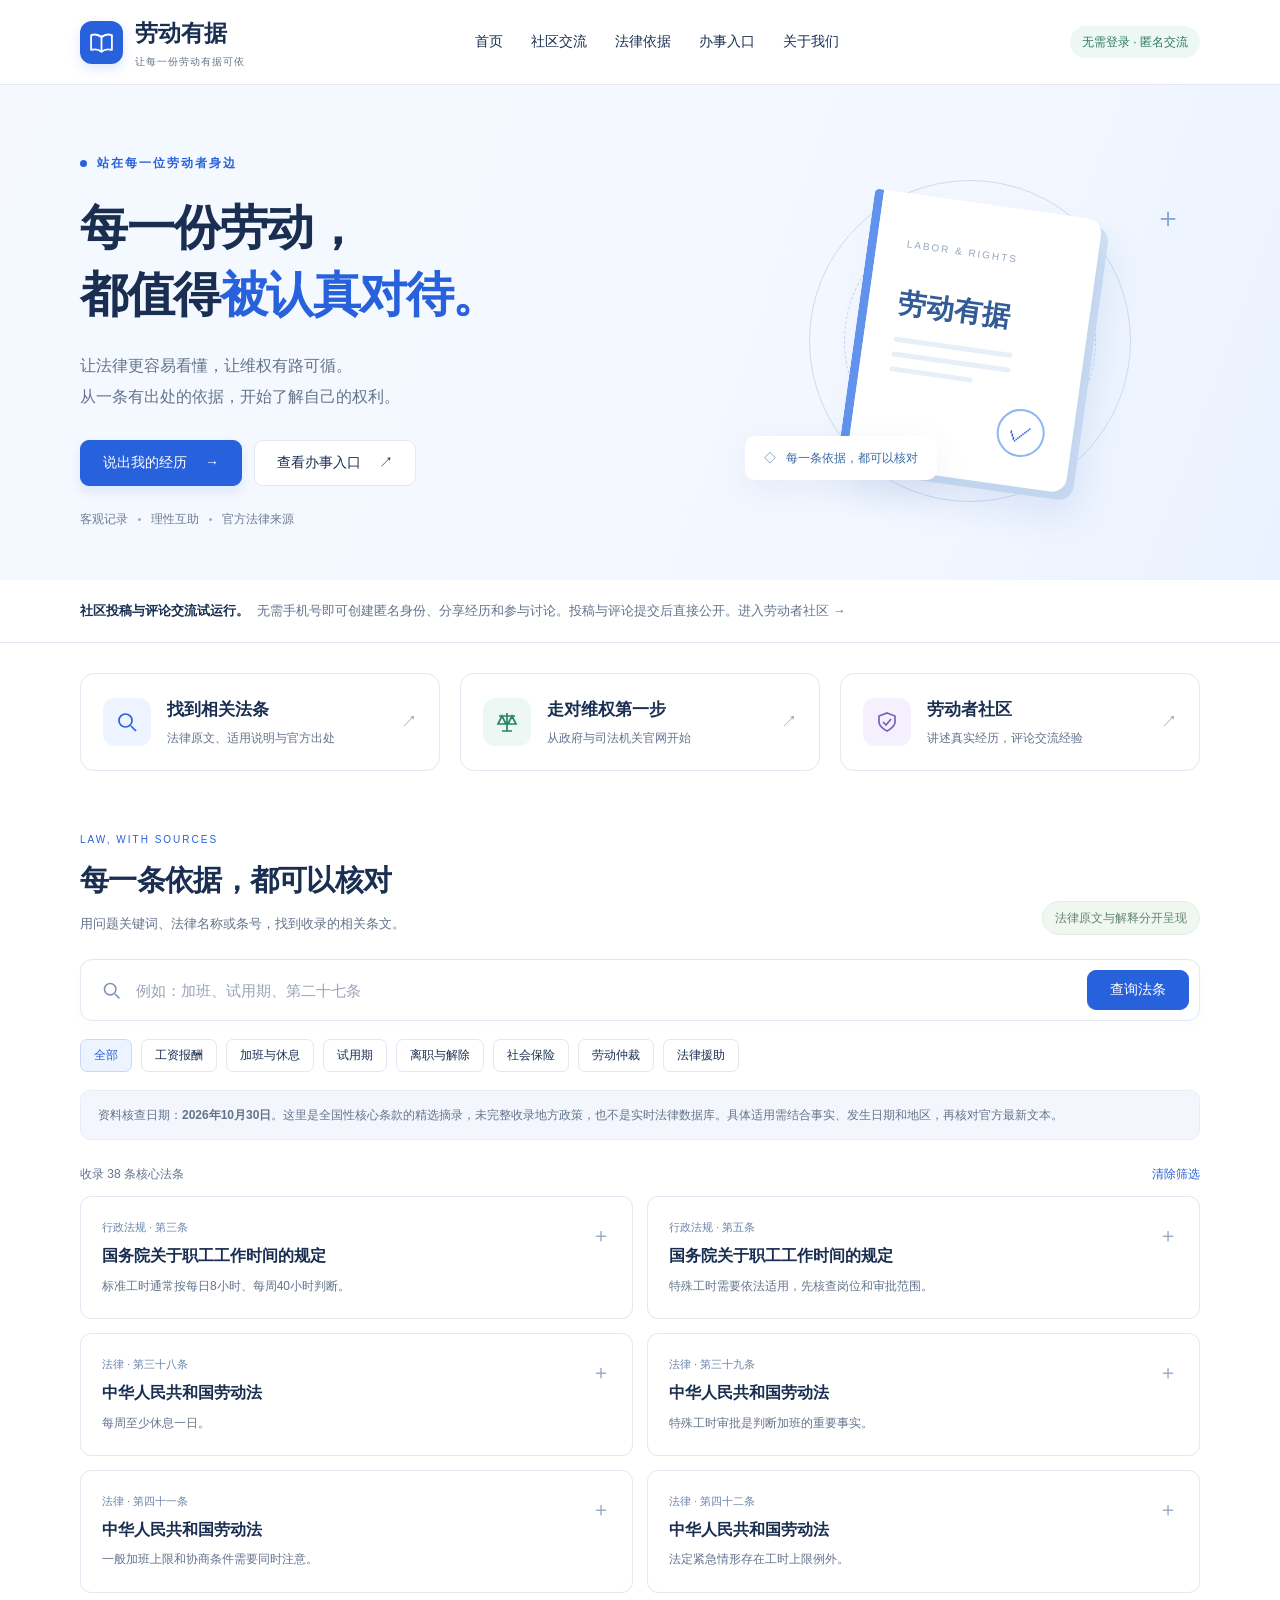
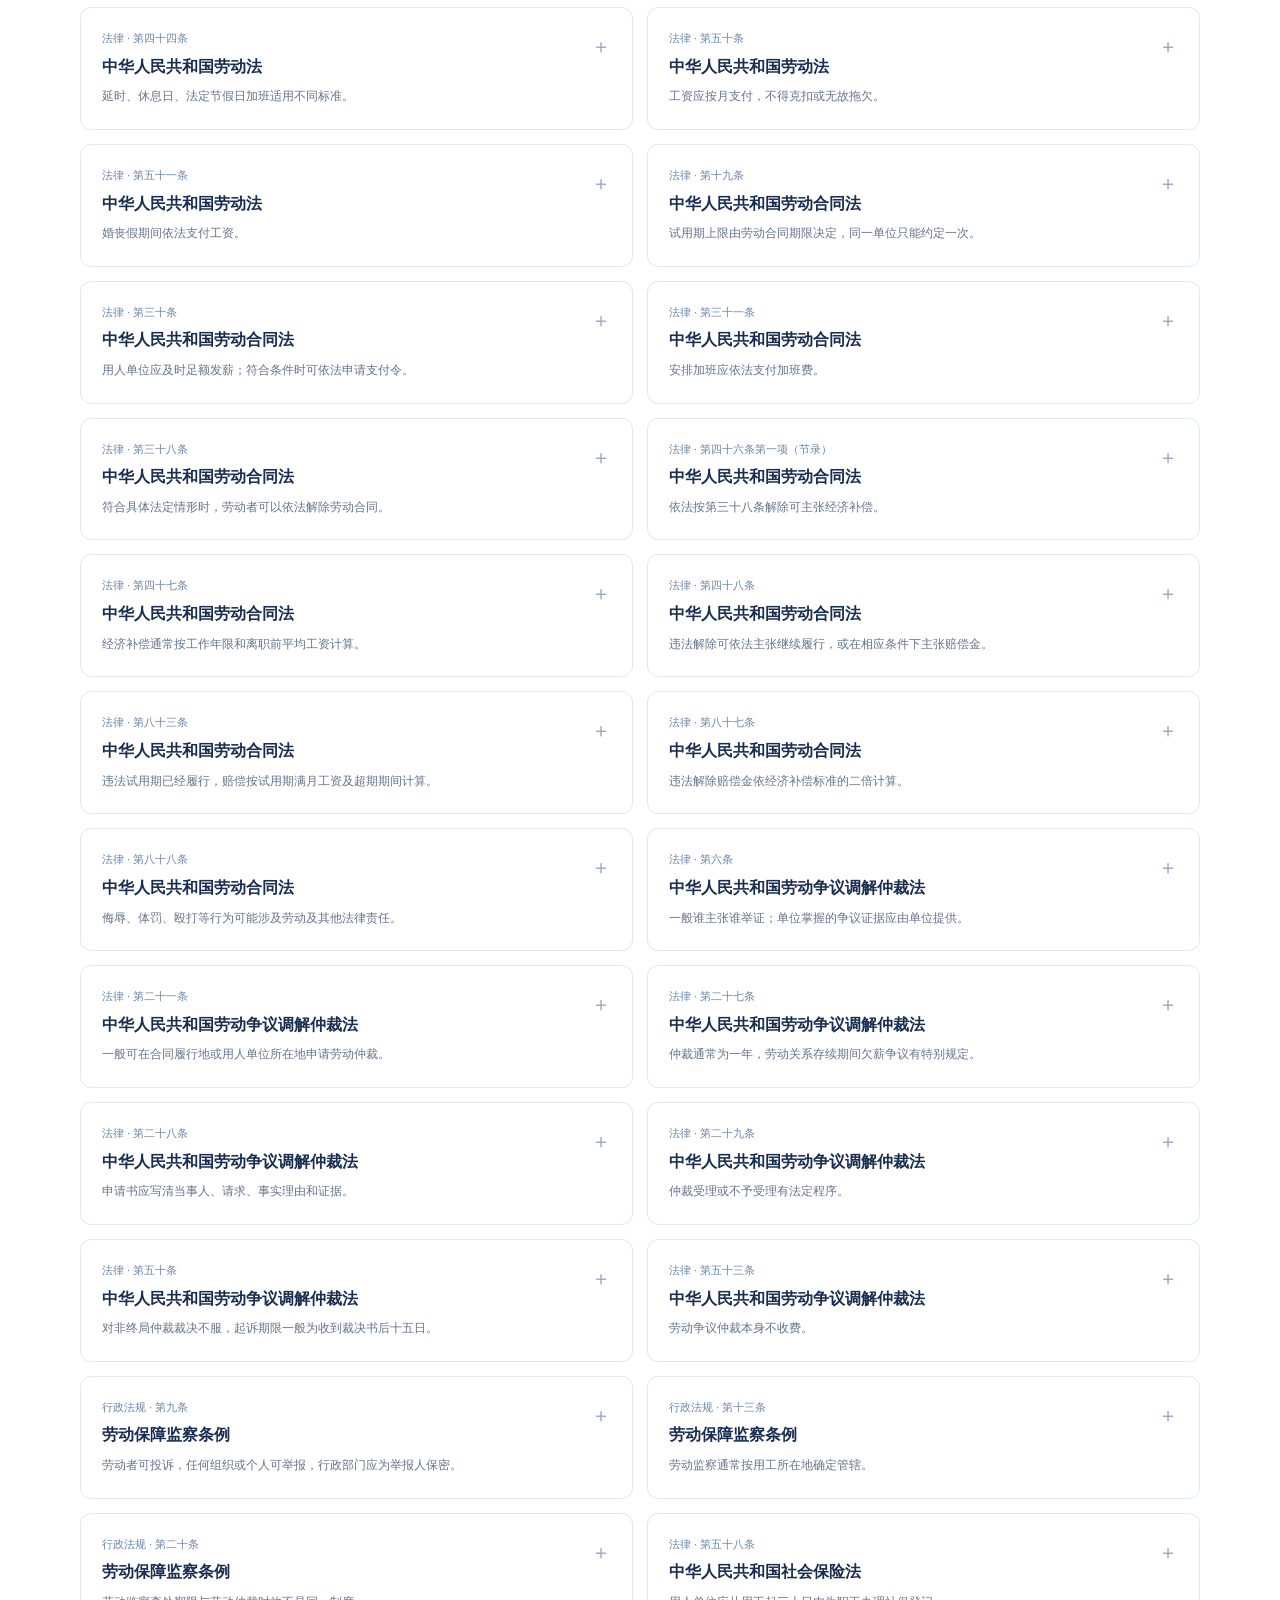
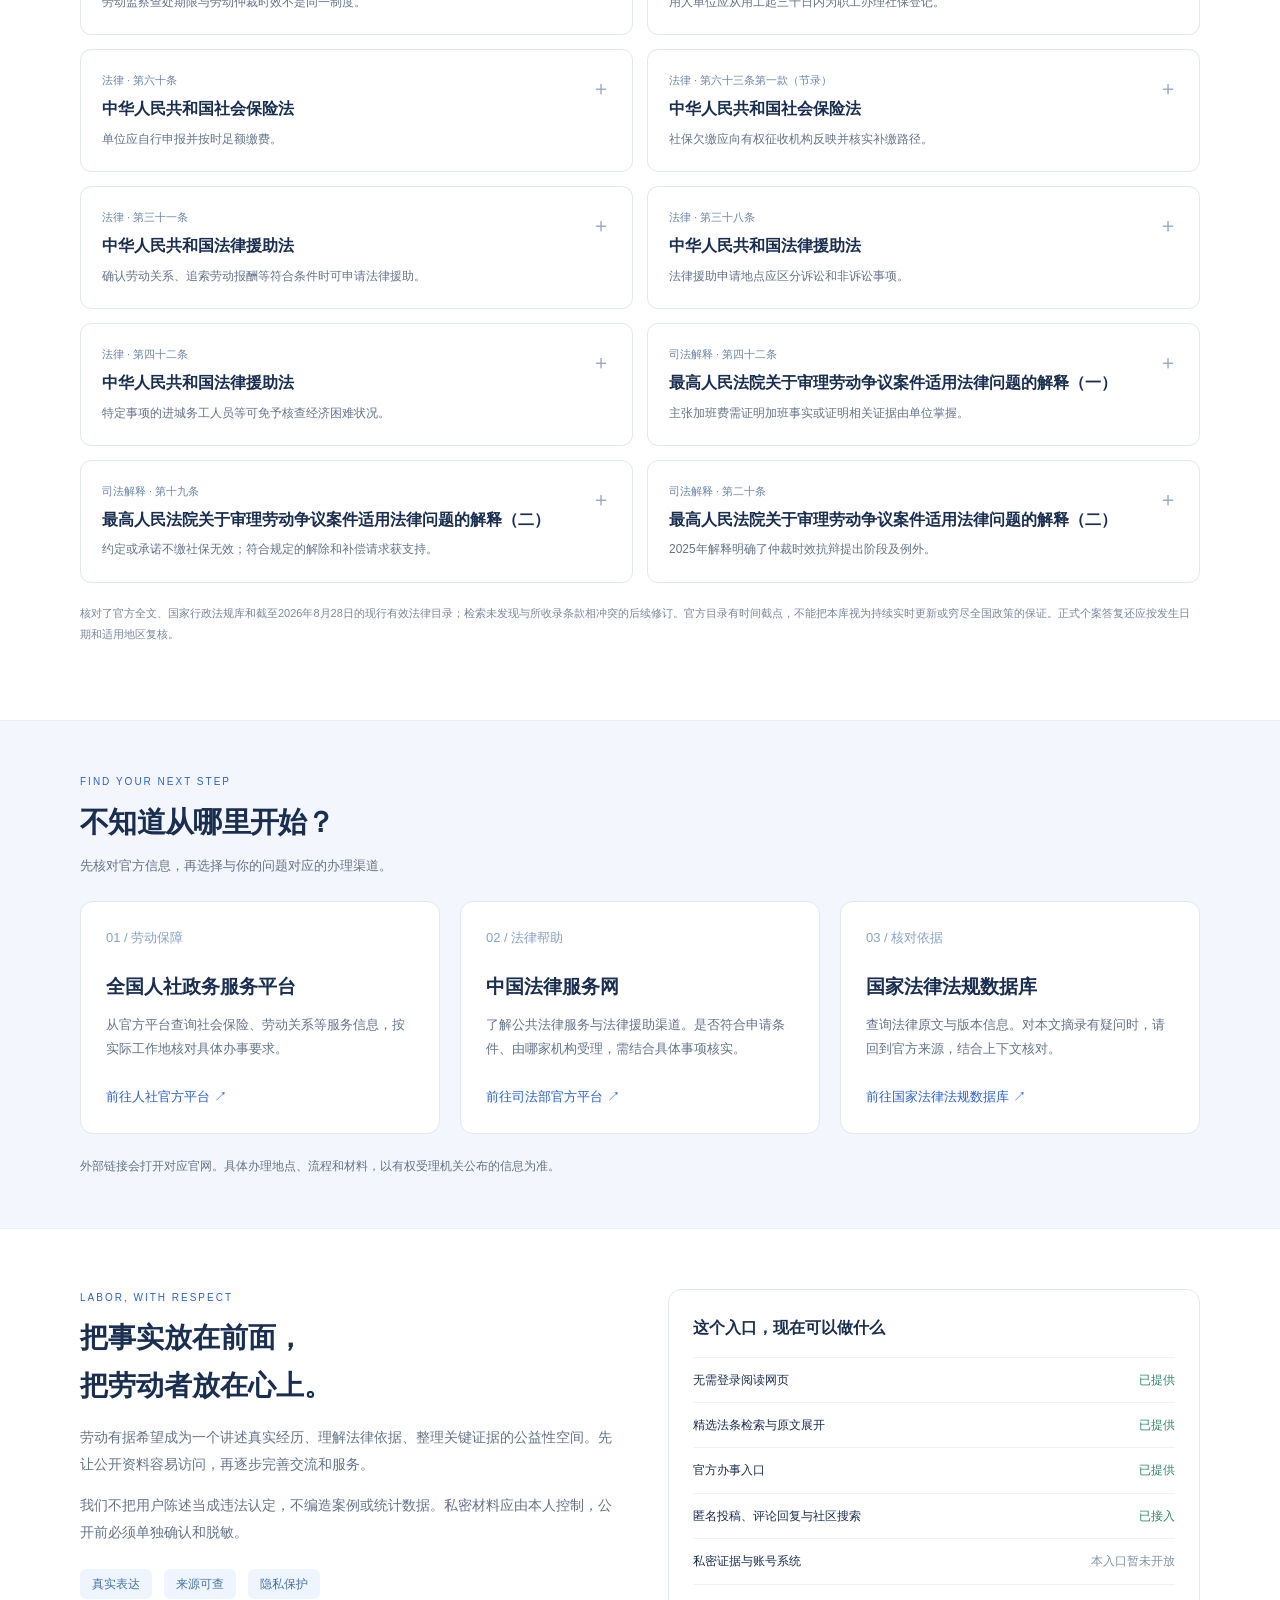
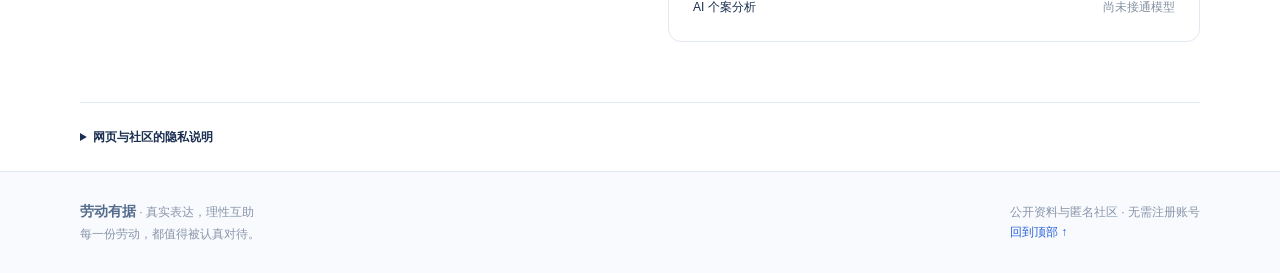
<file: index.html>
<!doctype html>
<html lang="zh-CN">
<head>
<meta charset="utf-8"><meta name="viewport" content="width=device-width, initial-scale=1">
<meta name="description" content="劳动有据：无需登录阅读劳动法律资料，查询带官方来源的法条，找到维权办事入口。">
<meta name="theme-color" content="#2861dc"><meta name="referrer" content="no-referrer">
<title>劳动有据 · 让每一份劳动有据可依</title>
<link rel="icon" href="data:image/svg+xml,%3Csvg xmlns='http://www.w3.org/2000/svg' viewBox='0 0 64 64'%3E%3Crect width='64' height='64' rx='16' fill='%232861dc'/%3E%3Cpath d='M32 18v31M32 22c-7-6-15-6-22-5v27c7-1 15-1 22 5 7-6 15-6 22-5V17c-7-1-15-1-22 5Z' fill='none' stroke='white' stroke-width='4' stroke-linejoin='round'/%3E%3C/svg%3E">
<style>
:root{color-scheme:light;--blue:#2861dc;--ink:#192e50;--muted:#64738b;--line:#e1e8f2;--pale:#f3f7fd}*{box-sizing:border-box}html{scroll-behavior:smooth;scroll-padding-top:110px}body{margin:0;color:var(--ink);background:#fff;font-family:-apple-system,BlinkMacSystemFont,"Segoe UI","PingFang SC","Microsoft YaHei",sans-serif;line-height:1.7}a{color:inherit;text-decoration:none}button,input{font:inherit}button,a,input,summary{-webkit-tap-highlight-color:transparent}button,a{touch-action:manipulation}button,summary{cursor:pointer}a:focus-visible,button:focus-visible,input:focus-visible,summary:focus-visible{outline:3px solid #729eff;outline-offset:4px}button{color:inherit}svg{flex-shrink:0}h1,h2,h3,h4,p{margin-top:0}p{color:var(--muted)}.wrap{width:min(1120px,calc(100% - 48px));margin:auto}.skip{position:fixed;top:-100px;background:white;padding:12px;z-index:5}.skip:focus{top:10px}.header{border-bottom:1px solid var(--line);background:rgba(255,255,255,.97);position:sticky;top:0;z-index:3}.header-inner{min-height:84px;display:flex;align-items:center;justify-content:space-between;gap:20px}.brand{display:flex;align-items:center;gap:12px;font-weight:750;font-size:23px;white-space:nowrap}.brand small{font-size:10px;color:var(--muted);display:block;letter-spacing:1px;font-weight:400}.brand-mark{width:43px;height:43px;display:grid;place-items:center;border-radius:12px;background:var(--blue);color:white;box-shadow:0 5px 12px #2861dc25}.nav{display:flex;align-items:center;gap:28px;font-size:14px}.nav a:hover{color:var(--blue)}.pill{border-radius:50px;background:#edf7f3;color:#2e7961;padding:6px 12px;white-space:nowrap;font-size:12px}.hero{padding:68px 0 50px;background:linear-gradient(110deg,#f5f9ff,#f3f7ff 70%,#eaf2ff);overflow:hidden}.hero-inner{display:grid;grid-template-columns:1.35fr 1fr;align-items:center;gap:40px}.eyebrow{color:var(--blue);font-size:12px;letter-spacing:2px;font-weight:650;margin-bottom:22px;display:flex;align-items:center;gap:10px}.eyebrow:before{content:"";width:7px;height:7px;border-radius:50%;background:var(--blue)}h1{font-size:48px;line-height:1.38;letter-spacing:-1.5px;margin-bottom:22px}h1 span{color:var(--blue)}.hero-copy>p{font-size:16px;line-height:1.95}.actions{display:flex;gap:12px;margin-top:28px;flex-wrap:wrap}.btn{display:inline-flex;align-items:center;justify-content:center;gap:18px;min-height:46px;padding:10px 22px;border-radius:9px;border:1px solid var(--line);background:white;font-size:14px;font-weight:550}.btn.primary{color:white;background:var(--blue);border-color:var(--blue);box-shadow:0 6px 12px #2861dc1c}.btn:hover{transform:translateY(-1px)}.hero-foot{display:flex;align-items:center;gap:10px;margin-top:23px;font-size:12px;color:#6e7d94}.hero-foot i{width:3px;height:3px;border-radius:50%;background:#9eacc3}.art{height:330px;position:relative;display:grid;place-items:center}.art:before{content:"";position:absolute;width:320px;height:320px;border:1px solid #cbdcf2;border-radius:50%}.art:after{content:"";position:absolute;width:250px;height:250px;border:1px dashed #bfd2ef;border-radius:50%}.book{width:230px;height:276px;background:white;border-radius:5px 15px 15px 5px;box-shadow:15px 24px 36px #2259ac1a,8px 7px 0 #d3e2f6;transform:rotate(8deg);z-index:1;padding:35px 30px;border-left:9px solid #6193ec;position:relative}.book small{font-size:10px;letter-spacing:2px;color:#96a7bc}.book strong{font-size:28px;display:block;margin:24px 0 6px;color:#325b97}.book-line{height:5px;width:120px;background:#e9eff8;margin-top:10px;border-radius:4px}.book-line.short{width:84px}.book-seal{border:2px solid #8db8f2;border-radius:50%;height:48px;width:48px;display:grid;place-items:center;color:var(--blue);position:absolute;bottom:30px;right:28px;font-size:24px}.art-tag{position:absolute;z-index:2;bottom:26px;left:5px;border-radius:10px;background:white;box-shadow:0 10px 35px #2759a114;padding:12px 19px;color:#386aa4;font-size:12px;display:flex;align-items:center;gap:10px}.art-plus{position:absolute;top:18px;right:18px;color:#83a5d8;font-size:28px;font-weight:200}.read-note{padding:20px 0;color:var(--muted);font-size:13px;border-bottom:1px solid var(--line)}.read-note strong{color:var(--ink);margin-right:8px}.entry-grid{display:grid;grid-template-columns:repeat(3,1fr);gap:20px;margin:30px 0 60px}.entry{border:1px solid var(--line);border-radius:14px;padding:22px;display:flex;align-items:center;gap:16px;transition:border-color .2s,box-shadow .2s}.entry:hover{border-color:#a8c1ed;box-shadow:0 8px 24px #245bb20a}.entry-icon{height:48px;width:48px;background:#edf3ff;display:grid;place-items:center;border-radius:12px;color:var(--blue);flex-shrink:0}.entry:nth-child(2) .entry-icon{background:#edf8f4;color:#298366}.entry:nth-child(3) .entry-icon{background:#f4f0fe;color:#7960b7}.entry h2{font-size:17px;margin:0 0 3px}.entry p{font-size:12px;margin:0}.entry .arrow{color:#8fa0b7;margin-left:auto}.section{padding-bottom:64px}.section-head{display:flex;align-items:end;justify-content:space-between;gap:16px;margin-bottom:24px}.section-head h2{font-size:29px;letter-spacing:-.7px;margin:0}.section-head p{font-size:13px;margin:8px 0 0}.section-kicker{font-size:10px;color:var(--blue);letter-spacing:2px;display:block;margin-bottom:8px}.source-badge{font-size:12px;color:#60846e;background:#f0f7f1;border:1px solid #e3eee4;padding:6px 12px;border-radius:50px;white-space:nowrap}.search-box{display:flex;align-items:center;gap:12px;border:1px solid var(--line);border-radius:12px;padding:10px 10px 10px 20px;box-shadow:0 4px 15px #254e8e05;background:white}.search-box svg{color:#8293ad}.search-box input{border:0;outline:none;flex:1;min-width:0;height:38px;color:var(--ink);background:transparent;font-size:15px}.search-box input::placeholder{color:#99a4b5}.search-box .btn{min-height:40px;padding:7px 22px;box-shadow:none}.chips{display:flex;gap:9px;flex-wrap:wrap;margin:18px 0}.chip{padding:5px 13px;font-size:12px;border:1px solid var(--line);background:white;border-radius:7px}.chip.active{background:#edf3ff;border-color:#c7d9fa;color:var(--blue)}.law-note{background:var(--pale);border:1px solid #e8eef8;border-radius:10px;padding:13px 17px;color:var(--muted);font-size:12px;line-height:1.85;margin-bottom:18px}.result-heading{display:flex;justify-content:space-between;font-size:12px;color:var(--muted);margin:24px 0 12px;gap:10px}.text-button{background:none;border:0;color:var(--blue);padding:0;font-size:12px}.laws-grid{display:grid;grid-template-columns:1fr 1fr;gap:14px;align-items:start}.law-card{border:1px solid var(--line);border-radius:11px;overflow:hidden;background:white;scroll-margin-top:100px}.law-card[hidden]{display:none}.law-card summary{list-style:none;display:flex;gap:14px;justify-content:space-between;padding:21px}.law-card summary::-webkit-details-marker{display:none}.law-card summary small{font-size:11px;display:block;color:#6a85aa;margin-bottom:6px}.law-card summary strong{font-size:16px;line-height:1.6;display:block}.law-description{font-size:12px;color:var(--muted);display:block;margin-top:7px;line-height:1.8}.expand{font-size:20px;color:#91a4c1;font-weight:400;flex-shrink:0}.law-card[open]{grid-column:1/-1;background:#fcfdff;border-color:#bed0ef}.law-card[open] .expand{transform:rotate(45deg)}.law-content{padding:0 22px 24px;font-size:14px}.law-content h4{font-size:12px;color:#53719b;font-weight:600;margin:14px 0 8px}.law-content p{line-height:1.95;margin-bottom:18px}.law-content blockquote{margin:0;padding:17px 20px;background:#f0f5fd;border-left:3px solid #5e8ee9;white-space:pre-line;line-height:1.95}.law-content dl{display:grid;grid-template-columns:100px 1fr;font-size:12px;gap:8px 14px;color:var(--muted);margin:22px 0}.law-content dd{margin:0}.source-link{color:var(--blue);font-size:13px;display:inline-block;border-bottom:1px solid #d4e0f6;padding-bottom:3px}.empty{padding:48px 20px;text-align:center;background:var(--pale);border-radius:12px}.empty h3{font-size:18px;margin-bottom:10px}.empty p{font-size:13px}.coverage{margin-top:20px;color:#7a879c;font-size:11px;line-height:1.9}.guide-section{background:var(--pale);border-top:1px solid #e9eef7;border-bottom:1px solid #e9eef7;padding:52px 0}.guides-grid{display:grid;grid-template-columns:repeat(3,1fr);gap:20px}.guide-card{border:1px solid var(--line);border-radius:13px;background:white;padding:25px;display:flex;flex-direction:column}.guide-card .number{font-size:13px;color:#86a2ca;margin-bottom:22px}.guide-card h3{font-size:19px;margin-bottom:9px}.guide-card p{font-size:13px;flex:1;margin-bottom:24px;line-height:1.9}.guide-card a{font-size:13px;color:var(--blue)}.guide-foot{font-size:12px;color:var(--muted);margin:22px 0 0}.about{padding:60px 0;display:grid;grid-template-columns:1fr 1fr;gap:56px}.about h2{font-size:28px;margin-bottom:14px}.about p{font-size:14px;line-height:1.95}.principles{display:flex;flex-wrap:wrap;gap:12px;font-size:12px;color:#4672a9;margin-top:22px}.principles span{background:#eff5ff;padding:5px 12px;border-radius:6px}.status-card{border:1px solid var(--line);border-radius:13px;padding:24px;background:#fff}.status-card h3{font-size:16px;margin-bottom:15px}.status-row{display:flex;justify-content:space-between;gap:12px;border-top:1px solid #eef1f6;padding:12px 0;font-size:12px}.status-row span:last-child{color:#8591a4;white-space:nowrap}.status-row .ready{color:#2c8767!important}.status-row:last-child{padding-bottom:0}.privacy{border-top:1px solid var(--line);padding:24px 0;color:var(--muted);font-size:12px}.privacy summary{font-weight:600;color:var(--ink)}.privacy p{margin:12px 0 0}.footer{background:#f8fafd;border-top:1px solid var(--line);padding:28px 0}.footer-inner{display:flex;justify-content:space-between;align-items:center;gap:20px;font-size:12px;color:#8996ab}.footer strong{color:#546b8c;font-size:14px}.footer a{color:var(--blue)}[hidden]{display:none!important}
@media(max-width:850px){.nav{gap:16px}.hero{padding:48px 0}.hero-inner{gap:12px;grid-template-columns:1.3fr 1fr}h1{font-size:38px}.art{transform:scale(.85)}.entry-grid{gap:12px;margin-bottom:46px}.entry{padding:16px;gap:10px}.entry-icon{width:38px;height:38px}.entry h2{font-size:15px}.entry p{font-size:11px}.entry .arrow{display:none}.guides-grid{gap:12px}.guide-card{padding:20px}.about{gap:30px}}@media(max-width:650px){.wrap{width:calc(100% - 36px)}.header-inner{min-height:110px;flex-wrap:wrap;gap:8px;padding-top:15px;padding-bottom:12px}.brand{font-size:21px;gap:10px}.brand-mark{width:36px;height:36px}.brand small{font-size:9px}.nav{order:3;width:100%;justify-content:space-between;gap:8px;font-size:12px}.pill{font-size:10px;padding:4px 9px}.hero{padding:36px 0 33px}.hero-inner{display:block}.hero-copy{position:relative;z-index:1}h1{font-size:36px;letter-spacing:-1px;line-height:1.4}.hero-copy>p{font-size:14px}.eyebrow{font-size:10px;margin-bottom:17px}.art{display:none}.hero-foot{font-size:11px}.actions{gap:10px;margin-top:22px}.btn{padding:10px 16px;font-size:13px;gap:12px}.read-note{font-size:12px;line-height:1.9;padding:16px 0}.entry-grid{grid-template-columns:1fr;margin-top:22px;gap:11px;margin-bottom:38px}.entry{padding:17px;gap:15px}.entry-icon{width:42px;height:42px}.entry h2{font-size:16px}.entry p{font-size:12px}.entry .arrow{display:block}.section{padding-bottom:38px}.section-head{align-items:start;flex-wrap:wrap;margin-bottom:20px;gap:10px}.section-head h2{font-size:25px}.section-head p{font-size:12px}.source-badge{font-size:10px}.search-box{padding:8px 8px 8px 12px;gap:7px}.search-box input{font-size:13px}.search-box .btn{padding:7px 12px;font-size:12px}.search-box svg{width:17px}.chips{gap:7px}.chip{font-size:11px;padding:5px 11px}.laws-grid{grid-template-columns:1fr;gap:12px}.law-card summary{padding:18px}.law-card summary strong{font-size:15px}.law-content{padding:0 18px 20px;font-size:13px}.law-content blockquote{padding:13px 15px}.law-content dl{grid-template-columns:80px 1fr;gap:9px}.guides-grid{grid-template-columns:1fr;gap:13px}.guide-card{padding:21px}.guide-card .number{margin-bottom:8px}.guide-card h3{font-size:18px}.guide-card p{margin-bottom:15px}.guide-section{padding:35px 0}.about{grid-template-columns:1fr;padding:38px 0;gap:22px}.about h2{font-size:25px}.about p{font-size:13px}.status-card{padding:21px}.footer-inner{align-items:start;font-size:11px;flex-direction:column;gap:12px}html{scroll-padding-top:130px}}@media(max-width:360px){h1{font-size:30px}.actions{gap:8px}.actions .btn{padding:10px 12px}.hero-copy>p{font-size:13px}}@media(prefers-reduced-motion:reduce){html{scroll-behavior:auto}.btn:hover{transform:none}}@media print{.header,.art,.actions,.entry-grid,.search-box,.chips,.result-heading,.guide-section,.about,.privacy,.footer{display:none}.hero{padding:15px 0}.hero h1{font-size:24px}.laws-grid{display:block}.law-card{break-inside:avoid;margin:12px 0}.law-card .law-content{display:block}.law-content a:after{content:" " attr(href);font-size:10px;overflow-wrap:anywhere}}
</style>
</head>
<body id="top">
<a class="skip" href="#main">跳到正文</a>
<header class="header"><div class="wrap header-inner"><a class="brand" href="#top" aria-label="劳动有据首页"><span class="brand-mark"><svg width="25" height="25" viewBox="0 0 24 24" fill="none" stroke="currentColor" stroke-width="1.7" aria-hidden="true"><path d="M12 5v16M12 7C9 4 5 4 2 5v14c4-1 7-1 10 2 3-3 6-3 10-2V5c-3-1-7-1-10 2Z" stroke-linejoin="round"/></svg></span><span>劳动有据<small>让每一份劳动有据可依</small></span></a><nav class="nav" aria-label="主导航"><a href="#top">首页</a><a href="community-cn.html">社区交流</a><a href="#laws">法律依据</a><a href="#guides">办事入口</a><a href="#about">关于我们</a></nav><span class="pill">无需登录 · 匿名交流</span></div></header>
<main id="main">
<section class="hero"><div class="wrap hero-inner"><div class="hero-copy"><div class="eyebrow">站在每一位劳动者身边</div><h1>每一份劳动，<br>都值得<span>被认真对待。</span></h1><p>让法律更容易看懂，让维权有路可循。<br>从一条有出处的依据，开始了解自己的权利。</p><div class="actions"><a class="btn primary" href="community-cn.html#compose">说出我的经历 <span aria-hidden="true">→</span></a><a class="btn" href="#guides">查看办事入口 <span aria-hidden="true">↗</span></a></div><div class="hero-foot"><span>客观记录</span><i></i><span>理性互助</span><i></i><span>官方法律来源</span></div></div><div class="art" aria-hidden="true"><div class="book"><small>LABOR & RIGHTS</small><strong>劳动有据</strong><div class="book-line"></div><div class="book-line"></div><div class="book-line short"></div><span class="book-seal">✓</span></div><div class="art-tag"><span>◇</span>每一条依据，都可以核对</div><span class="art-plus">＋</span></div></div></section>
<div class="read-note"><div class="wrap"><strong>社区投稿与评论交流试运行。</strong>无需手机号即可创建匿名身份、分享经历和参与讨论。投稿与评论提交后直接公开。<a href="community-cn.html">进入劳动者社区 →</a></div></div>
<div class="wrap"><div class="entry-grid"><a class="entry" href="#laws"><span class="entry-icon"><svg width="24" height="24" viewBox="0 0 24 24" fill="none" stroke="currentColor" stroke-width="1.7" aria-hidden="true"><circle cx="10.5" cy="10.5" r="6.5"/><path d="m16 16 5 5"/></svg></span><div><h2>找到相关法条</h2><p>法律原文、适用说明与官方出处</p></div><span class="arrow">↗</span></a><a class="entry" href="#guides"><span class="entry-icon"><svg width="24" height="24" viewBox="0 0 24 24" fill="none" stroke="currentColor" stroke-width="1.7" aria-hidden="true"><path d="M12 3v18M4 6h16M7 6l-4 8h8L7 6Zm10 0-4 8h8l-4-8ZM7 21h10"/></svg></span><div><h2>走对维权第一步</h2><p>从政府与司法机关官网开始</p></div><span class="arrow">↗</span></a><a class="entry" href="community-cn.html"><span class="entry-icon"><svg width="24" height="24" viewBox="0 0 24 24" fill="none" stroke="currentColor" stroke-width="1.7" aria-hidden="true"><path d="m12 3 8 3v6c0 5-8 9-8 9s-8-4-8-9V6l8-3Z"/><path d="m8 12 3 3 5-6"/></svg></span><div><h2>劳动者社区</h2><p>讲述真实经历，评论交流经验</p></div><span class="arrow">↗</span></a></div>
<section class="section" id="laws"><div class="section-head"><div><span class="section-kicker">LAW, WITH SOURCES</span><h2>每一条依据，都可以核对</h2><p>用问题关键词、法律名称或条号，找到收录的相关条文。</p></div><span class="source-badge">法律原文与解释分开呈现</span></div>
<form class="search-box" id="search-form" role="search"><svg width="21" height="21" viewBox="0 0 24 24" fill="none" stroke="currentColor" stroke-width="1.8" aria-hidden="true"><circle cx="10.5" cy="10.5" r="6.5"/><path d="m16 16 5 5"/></svg><input id="query" type="search" aria-label="搜索法律名称、问题或条号" maxlength="120" placeholder="例如：加班、试用期、第二十七条" autocomplete="off"><button class="btn primary" type="submit">查询法条</button></form>
<div class="chips" aria-label="常见问题筛选"><button class="chip active" data-query="" aria-pressed="true">全部</button><button class="chip" data-query="工资" aria-pressed="false">工资报酬</button><button class="chip" data-query="加班" aria-pressed="false">加班与休息</button><button class="chip" data-query="试用期" aria-pressed="false">试用期</button><button class="chip" data-query="解除" aria-pressed="false">离职与解除</button><button class="chip" data-query="社保" aria-pressed="false">社会保险</button><button class="chip" data-query="仲裁" aria-pressed="false">劳动仲裁</button><button class="chip" data-query="法律援助" aria-pressed="false">法律援助</button></div>
<div class="law-note">资料核查日期：<strong>2026年10月30日</strong>。这里是全国性核心条款的精选摘录，未完整收录地方政策，也不是实时法律数据库。具体适用需结合事实、发生日期和地区，再核对官方最新文本。</div>
<div class="result-heading"><span id="result-count" role="status" aria-live="polite">收录 38 条核心法条</span><button class="text-button" id="reset" type="button">清除筛选</button></div>
<div class="laws-grid" id="law-list"><details class="law-card" data-search="国务院关于职工工作时间的规定 第三条 职工每日工作8小时，每周工作40小时。 标准工时通常按每日8小时、每周40小时判断。 应结合第五条及经批准的特殊工时制度核查；不能只因周末工作就认定违法。 加班 工时">
    <summary><span><small>行政法规 · 第三条</small><strong>国务院关于职工工作时间的规定</strong><span class="law-description">标准工时通常按每日8小时、每周40小时判断。</span></span><b class="expand" aria-hidden="true">＋</b></summary>
    <div class="law-content"><h4>法律原文</h4><blockquote>职工每日工作8小时，每周工作40小时。</blockquote><h4>理解与适用</h4><p>应结合第五条及经批准的特殊工时制度核查；不能只因周末工作就认定违法。</p><dl><dt>施行日期</dt><dd>1995-05-01</dd><dt>当前版本施行</dt><dd>1995-05-01</dd><dt>修订情况</dt><dd>1994年发布，1995年3月25日修订，修订文本自1995年5月1日起施行。</dd><dt>效力核查记录</dt><dd>现行有效（依据所列官方文本及目录核查），核查日期 2026-10-30</dd><dt>适用范围</dt><dd>全国（中国大陆；适用对象及例外以法条为准）</dd></dl><a class="source-link" href="https://xzfg.moj.gov.cn/mobile/law/detail?LawID=629" target="_blank" rel="noopener noreferrer">查看司法部国家行政法规库原文 <span aria-hidden="true">↗</span></a></div></details>
<details class="law-card" data-search="国务院关于职工工作时间的规定 第五条 因工作性质或者生产特点的限制，不能实行每日工作8小时、每周工作40小时标准工时制度的，按照国家有关规定，可以实行其他工作和休息办法。 特殊工时需要依法适用，先核查岗位和审批范围。  加班 工时">
    <summary><span><small>行政法规 · 第五条</small><strong>国务院关于职工工作时间的规定</strong><span class="law-description">特殊工时需要依法适用，先核查岗位和审批范围。</span></span><b class="expand" aria-hidden="true">＋</b></summary>
    <div class="law-content"><h4>法律原文</h4><blockquote>因工作性质或者生产特点的限制，不能实行每日工作8小时、每周工作40小时标准工时制度的，按照国家有关规定，可以实行其他工作和休息办法。</blockquote><h4>理解与适用</h4><p>特殊工时需要依法适用，先核查岗位和审批范围。</p><dl><dt>施行日期</dt><dd>1995-05-01</dd><dt>当前版本施行</dt><dd>1995-05-01</dd><dt>修订情况</dt><dd>1994年发布，1995年3月25日修订，修订文本自1995年5月1日起施行。</dd><dt>效力核查记录</dt><dd>现行有效（依据所列官方文本及目录核查），核查日期 2026-10-30</dd><dt>适用范围</dt><dd>全国（中国大陆；适用对象及例外以法条为准）</dd></dl><a class="source-link" href="https://xzfg.moj.gov.cn/mobile/law/detail?LawID=629" target="_blank" rel="noopener noreferrer">查看司法部国家行政法规库原文 <span aria-hidden="true">↗</span></a></div></details>
<details class="law-card" data-search="中华人民共和国劳动法 第三十八条 用人单位应当保证劳动者每周至少休息一日。 每周至少休息一日。  加班 休息休假">
    <summary><span><small>法律 · 第三十八条</small><strong>中华人民共和国劳动法</strong><span class="law-description">每周至少休息一日。</span></span><b class="expand" aria-hidden="true">＋</b></summary>
    <div class="law-content"><h4>法律原文</h4><blockquote>用人单位应当保证劳动者每周至少休息一日。</blockquote><h4>理解与适用</h4><p>每周至少休息一日。</p><dl><dt>施行日期</dt><dd>1995-01-01</dd><dt>当前版本施行</dt><dd>2018-12-29</dd><dt>修订情况</dt><dd>1994年通过，2009年、2018年修正；采用2018年修正文本。</dd><dt>效力核查记录</dt><dd>现行有效（依据所列官方文本及目录核查），核查日期 2026-10-30</dd><dt>适用范围</dt><dd>全国（中国大陆；适用对象及例外以法条为准）</dd></dl><a class="source-link" href="https://www.mohrss.gov.cn/xxgk2020/fdzdgknr/zcfg/fl/202011/t20201102_394625.html" target="_blank" rel="noopener noreferrer">查看人力资源和社会保障部原文 <span aria-hidden="true">↗</span></a></div></details>
<details class="law-card" data-search="中华人民共和国劳动法 第三十九条 企业因生产特点不能实行本法第三十六条、第三十八条规定的，经劳动行政部门批准，可以实行其他工作和休息办法。 特殊工时审批是判断加班的重要事实。  加班 工时">
    <summary><span><small>法律 · 第三十九条</small><strong>中华人民共和国劳动法</strong><span class="law-description">特殊工时审批是判断加班的重要事实。</span></span><b class="expand" aria-hidden="true">＋</b></summary>
    <div class="law-content"><h4>法律原文</h4><blockquote>企业因生产特点不能实行本法第三十六条、第三十八条规定的，经劳动行政部门批准，可以实行其他工作和休息办法。</blockquote><h4>理解与适用</h4><p>特殊工时审批是判断加班的重要事实。</p><dl><dt>施行日期</dt><dd>1995-01-01</dd><dt>当前版本施行</dt><dd>2018-12-29</dd><dt>修订情况</dt><dd>1994年通过，2009年、2018年修正；采用2018年修正文本。</dd><dt>效力核查记录</dt><dd>现行有效（依据所列官方文本及目录核查），核查日期 2026-10-30</dd><dt>适用范围</dt><dd>全国（中国大陆；适用对象及例外以法条为准）</dd></dl><a class="source-link" href="https://www.mohrss.gov.cn/xxgk2020/fdzdgknr/zcfg/fl/202011/t20201102_394625.html" target="_blank" rel="noopener noreferrer">查看人力资源和社会保障部原文 <span aria-hidden="true">↗</span></a></div></details>
<details class="law-card" data-search="中华人民共和国劳动法 第四十一条 用人单位由于生产经营需要，经与工会和劳动者协商后可以延长工作时间，一般每日不得超过一小时；因特殊原因需要延长工作时间的，在保障劳动者身体健康的条件下延长工作时间每日不得超过三小时，但是每月不得超过三十六小时。 一般加班上限和协商条件需要同时注意。 第四十二条规定紧急处置等例外；特殊工时也需单独审查。 加班 工时">
    <summary><span><small>法律 · 第四十一条</small><strong>中华人民共和国劳动法</strong><span class="law-description">一般加班上限和协商条件需要同时注意。</span></span><b class="expand" aria-hidden="true">＋</b></summary>
    <div class="law-content"><h4>法律原文</h4><blockquote>用人单位由于生产经营需要，经与工会和劳动者协商后可以延长工作时间，一般每日不得超过一小时；因特殊原因需要延长工作时间的，在保障劳动者身体健康的条件下延长工作时间每日不得超过三小时，但是每月不得超过三十六小时。</blockquote><h4>理解与适用</h4><p>第四十二条规定紧急处置等例外；特殊工时也需单独审查。</p><dl><dt>施行日期</dt><dd>1995-01-01</dd><dt>当前版本施行</dt><dd>2018-12-29</dd><dt>修订情况</dt><dd>1994年通过，2009年、2018年修正；采用2018年修正文本。</dd><dt>效力核查记录</dt><dd>现行有效（依据所列官方文本及目录核查），核查日期 2026-10-30</dd><dt>适用范围</dt><dd>全国（中国大陆；适用对象及例外以法条为准）</dd></dl><a class="source-link" href="https://www.mohrss.gov.cn/xxgk2020/fdzdgknr/zcfg/fl/202011/t20201102_394625.html" target="_blank" rel="noopener noreferrer">查看人力资源和社会保障部原文 <span aria-hidden="true">↗</span></a></div></details>
<details class="law-card" data-search="中华人民共和国劳动法 第四十二条 有下列情形之一的，延长工作时间不受本法第四十一条规定的限制：
（一）发生自然灾害、事故或者因其他原因，威胁劳动者生命健康和财产安全，需要紧急处理的；
（二）生产设备、交通运输线路、公共设施发生故障，影响生产和公众利益，必须及时抢修的；
（三）法律、行政法规规定的其他情形。 法定紧急情形存在工时上限例外。  加班 工时">
    <summary><span><small>法律 · 第四十二条</small><strong>中华人民共和国劳动法</strong><span class="law-description">法定紧急情形存在工时上限例外。</span></span><b class="expand" aria-hidden="true">＋</b></summary>
    <div class="law-content"><h4>法律原文</h4><blockquote>有下列情形之一的，延长工作时间不受本法第四十一条规定的限制：
（一）发生自然灾害、事故或者因其他原因，威胁劳动者生命健康和财产安全，需要紧急处理的；
（二）生产设备、交通运输线路、公共设施发生故障，影响生产和公众利益，必须及时抢修的；
（三）法律、行政法规规定的其他情形。</blockquote><h4>理解与适用</h4><p>法定紧急情形存在工时上限例外。</p><dl><dt>施行日期</dt><dd>1995-01-01</dd><dt>当前版本施行</dt><dd>2018-12-29</dd><dt>修订情况</dt><dd>1994年通过，2009年、2018年修正；采用2018年修正文本。</dd><dt>效力核查记录</dt><dd>现行有效（依据所列官方文本及目录核查），核查日期 2026-10-30</dd><dt>适用范围</dt><dd>全国（中国大陆；适用对象及例外以法条为准）</dd></dl><a class="source-link" href="https://www.mohrss.gov.cn/xxgk2020/fdzdgknr/zcfg/fl/202011/t20201102_394625.html" target="_blank" rel="noopener noreferrer">查看人力资源和社会保障部原文 <span aria-hidden="true">↗</span></a></div></details>
<details class="law-card" data-search="中华人民共和国劳动法 第四十四条 有下列情形之一的，用人单位应当按照下列标准支付高于劳动者正常工作时间工资的工资报酬：
（一）安排劳动者延长工作时间的，支付不低于工资的百分之一百五十的工资报酬；
（二）休息日安排劳动者工作又不能安排补休的，支付不低于工资的百分之二百的工资报酬；
（三）法定休假日安排劳动者工作的，支付不低于工资的百分之三百的工资报酬。 延时、休息日、法定节假日加班适用不同标准。 先核查工时制度、安排或认可加班的证据、休息日补休、工资基数；不定时工时具体待遇还需核查当地规定。 加班 工资">
    <summary><span><small>法律 · 第四十四条</small><strong>中华人民共和国劳动法</strong><span class="law-description">延时、休息日、法定节假日加班适用不同标准。</span></span><b class="expand" aria-hidden="true">＋</b></summary>
    <div class="law-content"><h4>法律原文</h4><blockquote>有下列情形之一的，用人单位应当按照下列标准支付高于劳动者正常工作时间工资的工资报酬：
（一）安排劳动者延长工作时间的，支付不低于工资的百分之一百五十的工资报酬；
（二）休息日安排劳动者工作又不能安排补休的，支付不低于工资的百分之二百的工资报酬；
（三）法定休假日安排劳动者工作的，支付不低于工资的百分之三百的工资报酬。</blockquote><h4>理解与适用</h4><p>先核查工时制度、安排或认可加班的证据、休息日补休、工资基数；不定时工时具体待遇还需核查当地规定。</p><dl><dt>施行日期</dt><dd>1995-01-01</dd><dt>当前版本施行</dt><dd>2018-12-29</dd><dt>修订情况</dt><dd>1994年通过，2009年、2018年修正；采用2018年修正文本。</dd><dt>效力核查记录</dt><dd>现行有效（依据所列官方文本及目录核查），核查日期 2026-10-30</dd><dt>适用范围</dt><dd>全国（中国大陆；适用对象及例外以法条为准）</dd></dl><a class="source-link" href="https://www.mohrss.gov.cn/xxgk2020/fdzdgknr/zcfg/fl/202011/t20201102_394625.html" target="_blank" rel="noopener noreferrer">查看人力资源和社会保障部原文 <span aria-hidden="true">↗</span></a></div></details>
<details class="law-card" data-search="中华人民共和国劳动法 第五十条 工资应当以货币形式按月支付给劳动者本人。不得克扣或者无故拖欠劳动者的工资。 工资应按月支付，不得克扣或无故拖欠。  拖欠工资 克扣工资 工资">
    <summary><span><small>法律 · 第五十条</small><strong>中华人民共和国劳动法</strong><span class="law-description">工资应按月支付，不得克扣或无故拖欠。</span></span><b class="expand" aria-hidden="true">＋</b></summary>
    <div class="law-content"><h4>法律原文</h4><blockquote>工资应当以货币形式按月支付给劳动者本人。不得克扣或者无故拖欠劳动者的工资。</blockquote><h4>理解与适用</h4><p>工资应按月支付，不得克扣或无故拖欠。</p><dl><dt>施行日期</dt><dd>1995-01-01</dd><dt>当前版本施行</dt><dd>2018-12-29</dd><dt>修订情况</dt><dd>1994年通过，2009年、2018年修正；采用2018年修正文本。</dd><dt>效力核查记录</dt><dd>现行有效（依据所列官方文本及目录核查），核查日期 2026-10-30</dd><dt>适用范围</dt><dd>全国（中国大陆；适用对象及例外以法条为准）</dd></dl><a class="source-link" href="https://www.mohrss.gov.cn/xxgk2020/fdzdgknr/zcfg/fl/202011/t20201102_394625.html" target="_blank" rel="noopener noreferrer">查看人力资源和社会保障部原文 <span aria-hidden="true">↗</span></a></div></details>
<details class="law-card" data-search="中华人民共和国劳动法 第五十一条 劳动者在法定休假日和婚丧假期间以及依法参加社会活动期间，用人单位应当依法支付工资。 婚丧假期间依法支付工资。 本条没有规定全国统一的婚假天数。必须核查适用省份现行人口与计划生育条例、地方规定及适用条件，不能输出全国统一天数。 婚假 休息休假 工资">
    <summary><span><small>法律 · 第五十一条</small><strong>中华人民共和国劳动法</strong><span class="law-description">婚丧假期间依法支付工资。</span></span><b class="expand" aria-hidden="true">＋</b></summary>
    <div class="law-content"><h4>法律原文</h4><blockquote>劳动者在法定休假日和婚丧假期间以及依法参加社会活动期间，用人单位应当依法支付工资。</blockquote><h4>理解与适用</h4><p>本条没有规定全国统一的婚假天数。必须核查适用省份现行人口与计划生育条例、地方规定及适用条件，不能输出全国统一天数。</p><dl><dt>施行日期</dt><dd>1995-01-01</dd><dt>当前版本施行</dt><dd>2018-12-29</dd><dt>修订情况</dt><dd>1994年通过，2009年、2018年修正；采用2018年修正文本。</dd><dt>效力核查记录</dt><dd>现行有效（依据所列官方文本及目录核查），核查日期 2026-10-30</dd><dt>适用范围</dt><dd>全国（中国大陆；适用对象及例外以法条为准）</dd></dl><a class="source-link" href="https://www.mohrss.gov.cn/xxgk2020/fdzdgknr/zcfg/fl/202011/t20201102_394625.html" target="_blank" rel="noopener noreferrer">查看人力资源和社会保障部原文 <span aria-hidden="true">↗</span></a></div></details>
<details class="law-card" data-search="中华人民共和国劳动合同法 第十九条 劳动合同期限三个月以上不满一年的，试用期不得超过一个月；劳动合同期限一年以上不满三年的，试用期不得超过二个月；三年以上固定期限和无固定期限的劳动合同，试用期不得超过六个月。
同一用人单位与同一劳动者只能约定一次试用期。
以完成一定工作任务为期限的劳动合同或者劳动合同期限不满三个月的，不得约定试用期。
试用期包含在劳动合同期限内。劳动合同仅约定试用期的，试用期不成立，该期限为劳动合同期限。 试用期上限由劳动合同期限决定，同一单位只能约定一次。  试用期">
    <summary><span><small>法律 · 第十九条</small><strong>中华人民共和国劳动合同法</strong><span class="law-description">试用期上限由劳动合同期限决定，同一单位只能约定一次。</span></span><b class="expand" aria-hidden="true">＋</b></summary>
    <div class="law-content"><h4>法律原文</h4><blockquote>劳动合同期限三个月以上不满一年的，试用期不得超过一个月；劳动合同期限一年以上不满三年的，试用期不得超过二个月；三年以上固定期限和无固定期限的劳动合同，试用期不得超过六个月。
同一用人单位与同一劳动者只能约定一次试用期。
以完成一定工作任务为期限的劳动合同或者劳动合同期限不满三个月的，不得约定试用期。
试用期包含在劳动合同期限内。劳动合同仅约定试用期的，试用期不成立，该期限为劳动合同期限。</blockquote><h4>理解与适用</h4><p>试用期上限由劳动合同期限决定，同一单位只能约定一次。</p><dl><dt>施行日期</dt><dd>2008-01-01</dd><dt>当前版本施行</dt><dd>2013-07-01</dd><dt>修订情况</dt><dd>2007年通过，2012年12月28日修正；修正决定自2013年7月1日起施行。</dd><dt>效力核查记录</dt><dd>现行有效（依据所列官方文本及目录核查），核查日期 2026-10-30</dd><dt>适用范围</dt><dd>全国（中国大陆；适用对象及例外以法条为准）</dd></dl><a class="source-link" href="https://www.shanghai.gov.cn/rcjygj/20250606/658d064be68c46fc892530a8cde92258.html" target="_blank" rel="noopener noreferrer">查看上海市人民政府原文 <span aria-hidden="true">↗</span></a></div></details>
<details class="law-card" data-search="中华人民共和国劳动合同法 第三十条 用人单位应当按照劳动合同约定和国家规定，向劳动者及时足额支付劳动报酬。
用人单位拖欠或者未足额支付劳动报酬的，劳动者可以依法向当地人民法院申请支付令，人民法院应当依法发出支付令。 用人单位应及时足额发薪；符合条件时可依法申请支付令。 支付令有适用条件，不能保证申请即获发或对方无异议；存在争议时注意仲裁路径。 拖欠工资 克扣工资 工资">
    <summary><span><small>法律 · 第三十条</small><strong>中华人民共和国劳动合同法</strong><span class="law-description">用人单位应及时足额发薪；符合条件时可依法申请支付令。</span></span><b class="expand" aria-hidden="true">＋</b></summary>
    <div class="law-content"><h4>法律原文</h4><blockquote>用人单位应当按照劳动合同约定和国家规定，向劳动者及时足额支付劳动报酬。
用人单位拖欠或者未足额支付劳动报酬的，劳动者可以依法向当地人民法院申请支付令，人民法院应当依法发出支付令。</blockquote><h4>理解与适用</h4><p>支付令有适用条件，不能保证申请即获发或对方无异议；存在争议时注意仲裁路径。</p><dl><dt>施行日期</dt><dd>2008-01-01</dd><dt>当前版本施行</dt><dd>2013-07-01</dd><dt>修订情况</dt><dd>2007年通过，2012年12月28日修正；修正决定自2013年7月1日起施行。</dd><dt>效力核查记录</dt><dd>现行有效（依据所列官方文本及目录核查），核查日期 2026-10-30</dd><dt>适用范围</dt><dd>全国（中国大陆；适用对象及例外以法条为准）</dd></dl><a class="source-link" href="https://www.shanghai.gov.cn/rcjygj/20250606/658d064be68c46fc892530a8cde92258.html" target="_blank" rel="noopener noreferrer">查看上海市人民政府原文 <span aria-hidden="true">↗</span></a></div></details>
<details class="law-card" data-search="中华人民共和国劳动合同法 第三十一条 用人单位应当严格执行劳动定额标准，不得强迫或者变相强迫劳动者加班。用人单位安排加班的，应当按照国家有关规定向劳动者支付加班费。 安排加班应依法支付加班费。  加班">
    <summary><span><small>法律 · 第三十一条</small><strong>中华人民共和国劳动合同法</strong><span class="law-description">安排加班应依法支付加班费。</span></span><b class="expand" aria-hidden="true">＋</b></summary>
    <div class="law-content"><h4>法律原文</h4><blockquote>用人单位应当严格执行劳动定额标准，不得强迫或者变相强迫劳动者加班。用人单位安排加班的，应当按照国家有关规定向劳动者支付加班费。</blockquote><h4>理解与适用</h4><p>安排加班应依法支付加班费。</p><dl><dt>施行日期</dt><dd>2008-01-01</dd><dt>当前版本施行</dt><dd>2013-07-01</dd><dt>修订情况</dt><dd>2007年通过，2012年12月28日修正；修正决定自2013年7月1日起施行。</dd><dt>效力核查记录</dt><dd>现行有效（依据所列官方文本及目录核查），核查日期 2026-10-30</dd><dt>适用范围</dt><dd>全国（中国大陆；适用对象及例外以法条为准）</dd></dl><a class="source-link" href="https://www.shanghai.gov.cn/rcjygj/20250606/658d064be68c46fc892530a8cde92258.html" target="_blank" rel="noopener noreferrer">查看上海市人民政府原文 <span aria-hidden="true">↗</span></a></div></details>
<details class="law-card" data-search="中华人民共和国劳动合同法 第三十八条 用人单位有下列情形之一的，劳动者可以解除劳动合同：
（一）未按照劳动合同约定提供劳动保护或者劳动条件的；
（二）未及时足额支付劳动报酬的；
（三）未依法为劳动者缴纳社会保险费的；
（四）用人单位的规章制度违反法律、法规的规定，损害劳动者权益的；
（五）因本法第二十六条第一款规定的情形致使劳动合同无效的；
（六）法律、行政法规规定劳动者可以解除劳动合同的其他情形。
用人单位以暴力、威胁或者非法限制人身自由的手段强迫劳动者劳动的，或者用人单位违章指挥、强令冒险作业危及劳动者人身安全的，劳动者可以立即解除劳动合同，不需事先告知用人单位。 符合具体法定情形时，劳动者可以依法解除劳动合同。 不能把任何管理不满自动等同于本条条件；应先核对欠付事实、缴费记录、解除理由和送达证据。 被迫解除 工资 社保">
    <summary><span><small>法律 · 第三十八条</small><strong>中华人民共和国劳动合同法</strong><span class="law-description">符合具体法定情形时，劳动者可以依法解除劳动合同。</span></span><b class="expand" aria-hidden="true">＋</b></summary>
    <div class="law-content"><h4>法律原文</h4><blockquote>用人单位有下列情形之一的，劳动者可以解除劳动合同：
（一）未按照劳动合同约定提供劳动保护或者劳动条件的；
（二）未及时足额支付劳动报酬的；
（三）未依法为劳动者缴纳社会保险费的；
（四）用人单位的规章制度违反法律、法规的规定，损害劳动者权益的；
（五）因本法第二十六条第一款规定的情形致使劳动合同无效的；
（六）法律、行政法规规定劳动者可以解除劳动合同的其他情形。
用人单位以暴力、威胁或者非法限制人身自由的手段强迫劳动者劳动的，或者用人单位违章指挥、强令冒险作业危及劳动者人身安全的，劳动者可以立即解除劳动合同，不需事先告知用人单位。</blockquote><h4>理解与适用</h4><p>不能把任何管理不满自动等同于本条条件；应先核对欠付事实、缴费记录、解除理由和送达证据。</p><dl><dt>施行日期</dt><dd>2008-01-01</dd><dt>当前版本施行</dt><dd>2013-07-01</dd><dt>修订情况</dt><dd>2007年通过，2012年12月28日修正；修正决定自2013年7月1日起施行。</dd><dt>效力核查记录</dt><dd>现行有效（依据所列官方文本及目录核查），核查日期 2026-10-30</dd><dt>适用范围</dt><dd>全国（中国大陆；适用对象及例外以法条为准）</dd></dl><a class="source-link" href="https://www.shanghai.gov.cn/rcjygj/20250606/658d064be68c46fc892530a8cde92258.html" target="_blank" rel="noopener noreferrer">查看上海市人民政府原文 <span aria-hidden="true">↗</span></a></div></details>
<details class="law-card" data-search="中华人民共和国劳动合同法 第四十六条第一项（节录） 有下列情形之一的，用人单位应当向劳动者支付经济补偿：
（一）劳动者依照本法第三十八条规定解除劳动合同的； 依法按第三十八条解除可主张经济补偿。 本记录为第一项节录，不是第四十六条全文。 被迫解除 经济补偿">
    <summary><span><small>法律 · 第四十六条第一项（节录）</small><strong>中华人民共和国劳动合同法</strong><span class="law-description">依法按第三十八条解除可主张经济补偿。</span></span><b class="expand" aria-hidden="true">＋</b></summary>
    <div class="law-content"><h4>法律原文（节录）</h4><blockquote>有下列情形之一的，用人单位应当向劳动者支付经济补偿：
（一）劳动者依照本法第三十八条规定解除劳动合同的；</blockquote><h4>理解与适用</h4><p>本记录为第一项节录，不是第四十六条全文。</p><dl><dt>施行日期</dt><dd>2008-01-01</dd><dt>当前版本施行</dt><dd>2013-07-01</dd><dt>修订情况</dt><dd>2007年通过，2012年12月28日修正；修正决定自2013年7月1日起施行。</dd><dt>效力核查记录</dt><dd>现行有效（依据所列官方文本及目录核查），核查日期 2026-10-30</dd><dt>适用范围</dt><dd>全国（中国大陆；适用对象及例外以法条为准）</dd></dl><a class="source-link" href="https://www.shanghai.gov.cn/rcjygj/20250606/658d064be68c46fc892530a8cde92258.html" target="_blank" rel="noopener noreferrer">查看上海市人民政府原文 <span aria-hidden="true">↗</span></a></div></details>
<details class="law-card" data-search="中华人民共和国劳动合同法 第四十七条 经济补偿按劳动者在本单位工作的年限，每满一年支付一个月工资的标准向劳动者支付。六个月以上不满一年的，按一年计算；不满六个月的，向劳动者支付半个月工资的经济补偿。
劳动者月工资高于用人单位所在直辖市、设区的市级人民政府公布的本地区上年度职工月平均工资三倍的，向其支付经济补偿的标准按职工月平均工资三倍的数额支付，向其支付经济补偿的年限最高不超过十二年。
本条所称月工资是指劳动者在劳动合同解除或者终止前十二个月的平均工资。 经济补偿通常按工作年限和离职前平均工资计算。 具体计薪、工作不足12个月以及2008年前年限等问题须补充核查，不能仅凭一个月到手工资机械计算。 经济补偿 辞退">
    <summary><span><small>法律 · 第四十七条</small><strong>中华人民共和国劳动合同法</strong><span class="law-description">经济补偿通常按工作年限和离职前平均工资计算。</span></span><b class="expand" aria-hidden="true">＋</b></summary>
    <div class="law-content"><h4>法律原文</h4><blockquote>经济补偿按劳动者在本单位工作的年限，每满一年支付一个月工资的标准向劳动者支付。六个月以上不满一年的，按一年计算；不满六个月的，向劳动者支付半个月工资的经济补偿。
劳动者月工资高于用人单位所在直辖市、设区的市级人民政府公布的本地区上年度职工月平均工资三倍的，向其支付经济补偿的标准按职工月平均工资三倍的数额支付，向其支付经济补偿的年限最高不超过十二年。
本条所称月工资是指劳动者在劳动合同解除或者终止前十二个月的平均工资。</blockquote><h4>理解与适用</h4><p>具体计薪、工作不足12个月以及2008年前年限等问题须补充核查，不能仅凭一个月到手工资机械计算。</p><dl><dt>施行日期</dt><dd>2008-01-01</dd><dt>当前版本施行</dt><dd>2013-07-01</dd><dt>修订情况</dt><dd>2007年通过，2012年12月28日修正；修正决定自2013年7月1日起施行。</dd><dt>效力核查记录</dt><dd>现行有效（依据所列官方文本及目录核查），核查日期 2026-10-30</dd><dt>适用范围</dt><dd>全国（中国大陆；适用对象及例外以法条为准）</dd></dl><a class="source-link" href="https://www.shanghai.gov.cn/rcjygj/20250606/658d064be68c46fc892530a8cde92258.html" target="_blank" rel="noopener noreferrer">查看上海市人民政府原文 <span aria-hidden="true">↗</span></a></div></details>
<details class="law-card" data-search="中华人民共和国劳动合同法 第四十八条 用人单位违反本法规定解除或者终止劳动合同，劳动者要求继续履行劳动合同的，用人单位应当继续履行；劳动者不要求继续履行劳动合同或者劳动合同已经不能继续履行的，用人单位应当依照本法第八十七条规定支付赔偿金。 违法解除可依法主张继续履行，或在相应条件下主张赔偿金。  辞退 违法解除">
    <summary><span><small>法律 · 第四十八条</small><strong>中华人民共和国劳动合同法</strong><span class="law-description">违法解除可依法主张继续履行，或在相应条件下主张赔偿金。</span></span><b class="expand" aria-hidden="true">＋</b></summary>
    <div class="law-content"><h4>法律原文</h4><blockquote>用人单位违反本法规定解除或者终止劳动合同，劳动者要求继续履行劳动合同的，用人单位应当继续履行；劳动者不要求继续履行劳动合同或者劳动合同已经不能继续履行的，用人单位应当依照本法第八十七条规定支付赔偿金。</blockquote><h4>理解与适用</h4><p>违法解除可依法主张继续履行，或在相应条件下主张赔偿金。</p><dl><dt>施行日期</dt><dd>2008-01-01</dd><dt>当前版本施行</dt><dd>2013-07-01</dd><dt>修订情况</dt><dd>2007年通过，2012年12月28日修正；修正决定自2013年7月1日起施行。</dd><dt>效力核查记录</dt><dd>现行有效（依据所列官方文本及目录核查），核查日期 2026-10-30</dd><dt>适用范围</dt><dd>全国（中国大陆；适用对象及例外以法条为准）</dd></dl><a class="source-link" href="https://www.shanghai.gov.cn/rcjygj/20250606/658d064be68c46fc892530a8cde92258.html" target="_blank" rel="noopener noreferrer">查看上海市人民政府原文 <span aria-hidden="true">↗</span></a></div></details>
<details class="law-card" data-search="中华人民共和国劳动合同法 第八十三条 用人单位违反本法规定与劳动者约定试用期的，由劳动行政部门责令改正；违法约定的试用期已经履行的，由用人单位以劳动者试用期满月工资为标准，按已经履行的超过法定试用期的期间向劳动者支付赔偿金。 违法试用期已经履行，赔偿按试用期满月工资及超期期间计算。 是否属于实际违法延长试用期，需要结合约定、考核、待遇和实际履行证据；不能只因转正手续晚办就直接认定。 试用期">
    <summary><span><small>法律 · 第八十三条</small><strong>中华人民共和国劳动合同法</strong><span class="law-description">违法试用期已经履行，赔偿按试用期满月工资及超期期间计算。</span></span><b class="expand" aria-hidden="true">＋</b></summary>
    <div class="law-content"><h4>法律原文</h4><blockquote>用人单位违反本法规定与劳动者约定试用期的，由劳动行政部门责令改正；违法约定的试用期已经履行的，由用人单位以劳动者试用期满月工资为标准，按已经履行的超过法定试用期的期间向劳动者支付赔偿金。</blockquote><h4>理解与适用</h4><p>是否属于实际违法延长试用期，需要结合约定、考核、待遇和实际履行证据；不能只因转正手续晚办就直接认定。</p><dl><dt>施行日期</dt><dd>2008-01-01</dd><dt>当前版本施行</dt><dd>2013-07-01</dd><dt>修订情况</dt><dd>2007年通过，2012年12月28日修正；修正决定自2013年7月1日起施行。</dd><dt>效力核查记录</dt><dd>现行有效（依据所列官方文本及目录核查），核查日期 2026-10-30</dd><dt>适用范围</dt><dd>全国（中国大陆；适用对象及例外以法条为准）</dd></dl><a class="source-link" href="https://www.shanghai.gov.cn/rcjygj/20250606/658d064be68c46fc892530a8cde92258.html" target="_blank" rel="noopener noreferrer">查看上海市人民政府原文 <span aria-hidden="true">↗</span></a></div></details>
<details class="law-card" data-search="中华人民共和国劳动合同法 第八十七条 用人单位违反本法规定解除或者终止劳动合同的，应当依照本法第四十七条规定的经济补偿标准的二倍向劳动者支付赔偿金。 违法解除赔偿金依经济补偿标准的二倍计算。 先判断解除是否合法；不能把所有辞退都称为违法辞退，也不能将经济补偿与违法解除赔偿对同一解除重复相加。 辞退 违法解除">
    <summary><span><small>法律 · 第八十七条</small><strong>中华人民共和国劳动合同法</strong><span class="law-description">违法解除赔偿金依经济补偿标准的二倍计算。</span></span><b class="expand" aria-hidden="true">＋</b></summary>
    <div class="law-content"><h4>法律原文</h4><blockquote>用人单位违反本法规定解除或者终止劳动合同的，应当依照本法第四十七条规定的经济补偿标准的二倍向劳动者支付赔偿金。</blockquote><h4>理解与适用</h4><p>先判断解除是否合法；不能把所有辞退都称为违法辞退，也不能将经济补偿与违法解除赔偿对同一解除重复相加。</p><dl><dt>施行日期</dt><dd>2008-01-01</dd><dt>当前版本施行</dt><dd>2013-07-01</dd><dt>修订情况</dt><dd>2007年通过，2012年12月28日修正；修正决定自2013年7月1日起施行。</dd><dt>效力核查记录</dt><dd>现行有效（依据所列官方文本及目录核查），核查日期 2026-10-30</dd><dt>适用范围</dt><dd>全国（中国大陆；适用对象及例外以法条为准）</dd></dl><a class="source-link" href="https://www.shanghai.gov.cn/rcjygj/20250606/658d064be68c46fc892530a8cde92258.html" target="_blank" rel="noopener noreferrer">查看上海市人民政府原文 <span aria-hidden="true">↗</span></a></div></details>
<details class="law-card" data-search="中华人民共和国劳动合同法 第八十八条 用人单位有下列情形之一的，依法给予行政处罚；构成犯罪的，依法追究刑事责任；给劳动者造成损害的，应当承担赔偿责任：
（一）以暴力、威胁或者非法限制人身自由的手段强迫劳动的；
（二）违章指挥或者强令冒险作业危及劳动者人身安全的；
（三）侮辱、体罚、殴打、非法搜查或者拘禁劳动者的；
（四）劳动条件恶劣、环境污染严重，给劳动者身心健康造成严重损害的。 侮辱、体罚、殴打等行为可能涉及劳动及其他法律责任。 “职场霸凌”标签不能替代具体事实；人身危险应优先寻求紧急帮助。 职场霸凌 人身权益">
    <summary><span><small>法律 · 第八十八条</small><strong>中华人民共和国劳动合同法</strong><span class="law-description">侮辱、体罚、殴打等行为可能涉及劳动及其他法律责任。</span></span><b class="expand" aria-hidden="true">＋</b></summary>
    <div class="law-content"><h4>法律原文</h4><blockquote>用人单位有下列情形之一的，依法给予行政处罚；构成犯罪的，依法追究刑事责任；给劳动者造成损害的，应当承担赔偿责任：
（一）以暴力、威胁或者非法限制人身自由的手段强迫劳动的；
（二）违章指挥或者强令冒险作业危及劳动者人身安全的；
（三）侮辱、体罚、殴打、非法搜查或者拘禁劳动者的；
（四）劳动条件恶劣、环境污染严重，给劳动者身心健康造成严重损害的。</blockquote><h4>理解与适用</h4><p>“职场霸凌”标签不能替代具体事实；人身危险应优先寻求紧急帮助。</p><dl><dt>施行日期</dt><dd>2008-01-01</dd><dt>当前版本施行</dt><dd>2013-07-01</dd><dt>修订情况</dt><dd>2007年通过，2012年12月28日修正；修正决定自2013年7月1日起施行。</dd><dt>效力核查记录</dt><dd>现行有效（依据所列官方文本及目录核查），核查日期 2026-10-30</dd><dt>适用范围</dt><dd>全国（中国大陆；适用对象及例外以法条为准）</dd></dl><a class="source-link" href="https://www.shanghai.gov.cn/rcjygj/20250606/658d064be68c46fc892530a8cde92258.html" target="_blank" rel="noopener noreferrer">查看上海市人民政府原文 <span aria-hidden="true">↗</span></a></div></details>
<details class="law-card" data-search="中华人民共和国劳动争议调解仲裁法 第六条 发生劳动争议，当事人对自己提出的主张，有责任提供证据。与争议事项有关的证据属于用人单位掌握管理的，用人单位应当提供；用人单位不提供的，应当承担不利后果。 一般谁主张谁举证；单位掌握的争议证据应由单位提供。  证据 仲裁">
    <summary><span><small>法律 · 第六条</small><strong>中华人民共和国劳动争议调解仲裁法</strong><span class="law-description">一般谁主张谁举证；单位掌握的争议证据应由单位提供。</span></span><b class="expand" aria-hidden="true">＋</b></summary>
    <div class="law-content"><h4>法律原文</h4><blockquote>发生劳动争议，当事人对自己提出的主张，有责任提供证据。与争议事项有关的证据属于用人单位掌握管理的，用人单位应当提供；用人单位不提供的，应当承担不利后果。</blockquote><h4>理解与适用</h4><p>一般谁主张谁举证；单位掌握的争议证据应由单位提供。</p><dl><dt>施行日期</dt><dd>2008-05-01</dd><dt>当前版本施行</dt><dd>2008-05-01</dd><dt>修订情况</dt><dd>2007年12月29日通过，2008年5月1日起施行。</dd><dt>效力核查记录</dt><dd>现行有效（依据所列官方文本及目录核查），核查日期 2026-10-30</dd><dt>适用范围</dt><dd>全国（中国大陆；适用对象及例外以法条为准）</dd></dl><a class="source-link" href="https://www.sz.gov.cn/cn/xxgk/zfxxgj/zcfg/content/post_8964519.html" target="_blank" rel="noopener noreferrer">查看深圳市人民政府／深圳市人力资源和社会保障局原文 <span aria-hidden="true">↗</span></a></div></details>
<details class="law-card" data-search="中华人民共和国劳动争议调解仲裁法 第二十一条 劳动争议仲裁委员会负责管辖本区域内发生的劳动争议。
劳动争议由劳动合同履行地或者用人单位所在地的劳动争议仲裁委员会管辖。双方当事人分别向劳动合同履行地和用人单位所在地的劳动争议仲裁委员会申请仲裁的，由劳动合同履行地的劳动争议仲裁委员会管辖。 一般可在合同履行地或用人单位所在地申请劳动仲裁。 具体地址、受理范围和管辖层级需向当地官方机构核实。 仲裁 管辖">
    <summary><span><small>法律 · 第二十一条</small><strong>中华人民共和国劳动争议调解仲裁法</strong><span class="law-description">一般可在合同履行地或用人单位所在地申请劳动仲裁。</span></span><b class="expand" aria-hidden="true">＋</b></summary>
    <div class="law-content"><h4>法律原文</h4><blockquote>劳动争议仲裁委员会负责管辖本区域内发生的劳动争议。
劳动争议由劳动合同履行地或者用人单位所在地的劳动争议仲裁委员会管辖。双方当事人分别向劳动合同履行地和用人单位所在地的劳动争议仲裁委员会申请仲裁的，由劳动合同履行地的劳动争议仲裁委员会管辖。</blockquote><h4>理解与适用</h4><p>具体地址、受理范围和管辖层级需向当地官方机构核实。</p><dl><dt>施行日期</dt><dd>2008-05-01</dd><dt>当前版本施行</dt><dd>2008-05-01</dd><dt>修订情况</dt><dd>2007年12月29日通过，2008年5月1日起施行。</dd><dt>效力核查记录</dt><dd>现行有效（依据所列官方文本及目录核查），核查日期 2026-10-30</dd><dt>适用范围</dt><dd>全国（中国大陆；适用对象及例外以法条为准）</dd></dl><a class="source-link" href="https://www.sz.gov.cn/cn/xxgk/zfxxgj/zcfg/content/post_8964519.html" target="_blank" rel="noopener noreferrer">查看深圳市人民政府／深圳市人力资源和社会保障局原文 <span aria-hidden="true">↗</span></a></div></details>
<details class="law-card" data-search="中华人民共和国劳动争议调解仲裁法 第二十七条 劳动争议申请仲裁的时效期间为一年。仲裁时效期间从当事人知道或者应当知道其权利被侵害之日起计算。
前款规定的仲裁时效，因当事人一方向对方当事人主张权利，或者向有关部门请求权利救济，或者对方当事人同意履行义务而中断。从中断时起，仲裁时效期间重新计算。
因不可抗力或者有其他正当理由，当事人不能在本条第一款规定的仲裁时效期间申请仲裁的，仲裁时效中止。从中止时效的原因消除之日起，仲裁时效期间继续计算。
劳动关系存续期间因拖欠劳动报酬发生争议的，劳动者申请仲裁不受本条第一款规定的仲裁时效期间的限制；但是，劳动关系终止的，应当自劳动关系终止之日起一年内提出。 仲裁通常为一年，劳动关系存续期间欠薪争议有特别规定。 不同请求的起算点、是否属于劳动报酬、中断与中止证据要分别判断。 仲裁 时效 工资">
    <summary><span><small>法律 · 第二十七条</small><strong>中华人民共和国劳动争议调解仲裁法</strong><span class="law-description">仲裁通常为一年，劳动关系存续期间欠薪争议有特别规定。</span></span><b class="expand" aria-hidden="true">＋</b></summary>
    <div class="law-content"><h4>法律原文</h4><blockquote>劳动争议申请仲裁的时效期间为一年。仲裁时效期间从当事人知道或者应当知道其权利被侵害之日起计算。
前款规定的仲裁时效，因当事人一方向对方当事人主张权利，或者向有关部门请求权利救济，或者对方当事人同意履行义务而中断。从中断时起，仲裁时效期间重新计算。
因不可抗力或者有其他正当理由，当事人不能在本条第一款规定的仲裁时效期间申请仲裁的，仲裁时效中止。从中止时效的原因消除之日起，仲裁时效期间继续计算。
劳动关系存续期间因拖欠劳动报酬发生争议的，劳动者申请仲裁不受本条第一款规定的仲裁时效期间的限制；但是，劳动关系终止的，应当自劳动关系终止之日起一年内提出。</blockquote><h4>理解与适用</h4><p>不同请求的起算点、是否属于劳动报酬、中断与中止证据要分别判断。</p><dl><dt>施行日期</dt><dd>2008-05-01</dd><dt>当前版本施行</dt><dd>2008-05-01</dd><dt>修订情况</dt><dd>2007年12月29日通过，2008年5月1日起施行。</dd><dt>效力核查记录</dt><dd>现行有效（依据所列官方文本及目录核查），核查日期 2026-10-30</dd><dt>适用范围</dt><dd>全国（中国大陆；适用对象及例外以法条为准）</dd></dl><a class="source-link" href="https://www.sz.gov.cn/cn/xxgk/zfxxgj/zcfg/content/post_8964519.html" target="_blank" rel="noopener noreferrer">查看深圳市人民政府／深圳市人力资源和社会保障局原文 <span aria-hidden="true">↗</span></a></div></details>
<details class="law-card" data-search="中华人民共和国劳动争议调解仲裁法 第二十八条 申请人申请仲裁应当提交书面仲裁申请，并按照被申请人人数提交副本。
仲裁申请书应当载明下列事项：
（一）劳动者的姓名、性别、年龄、职业、工作单位和住所，用人单位的名称、住所和法定代表人或者主要负责人的姓名、职务；
（二）仲裁请求和所根据的事实、理由；
（三）证据和证据来源、证人姓名和住所。
书写仲裁申请确有困难的，可以口头申请，由劳动争议仲裁委员会记入笔录，并告知对方当事人。 申请书应写清当事人、请求、事实理由和证据。  仲裁 文书 材料">
    <summary><span><small>法律 · 第二十八条</small><strong>中华人民共和国劳动争议调解仲裁法</strong><span class="law-description">申请书应写清当事人、请求、事实理由和证据。</span></span><b class="expand" aria-hidden="true">＋</b></summary>
    <div class="law-content"><h4>法律原文</h4><blockquote>申请人申请仲裁应当提交书面仲裁申请，并按照被申请人人数提交副本。
仲裁申请书应当载明下列事项：
（一）劳动者的姓名、性别、年龄、职业、工作单位和住所，用人单位的名称、住所和法定代表人或者主要负责人的姓名、职务；
（二）仲裁请求和所根据的事实、理由；
（三）证据和证据来源、证人姓名和住所。
书写仲裁申请确有困难的，可以口头申请，由劳动争议仲裁委员会记入笔录，并告知对方当事人。</blockquote><h4>理解与适用</h4><p>申请书应写清当事人、请求、事实理由和证据。</p><dl><dt>施行日期</dt><dd>2008-05-01</dd><dt>当前版本施行</dt><dd>2008-05-01</dd><dt>修订情况</dt><dd>2007年12月29日通过，2008年5月1日起施行。</dd><dt>效力核查记录</dt><dd>现行有效（依据所列官方文本及目录核查），核查日期 2026-10-30</dd><dt>适用范围</dt><dd>全国（中国大陆；适用对象及例外以法条为准）</dd></dl><a class="source-link" href="https://www.sz.gov.cn/cn/xxgk/zfxxgj/zcfg/content/post_8964519.html" target="_blank" rel="noopener noreferrer">查看深圳市人民政府／深圳市人力资源和社会保障局原文 <span aria-hidden="true">↗</span></a></div></details>
<details class="law-card" data-search="中华人民共和国劳动争议调解仲裁法 第二十九条 劳动争议仲裁委员会收到仲裁申请之日起五日内，认为符合受理条件的，应当受理，并通知申请人；认为不符合受理条件的，应当书面通知申请人不予受理，并说明理由。对劳动争议仲裁委员会不予受理或者逾期未作出决定的，申请人可以就该劳动争议事项向人民法院提起诉讼。 仲裁受理或不予受理有法定程序。  仲裁 受理">
    <summary><span><small>法律 · 第二十九条</small><strong>中华人民共和国劳动争议调解仲裁法</strong><span class="law-description">仲裁受理或不予受理有法定程序。</span></span><b class="expand" aria-hidden="true">＋</b></summary>
    <div class="law-content"><h4>法律原文</h4><blockquote>劳动争议仲裁委员会收到仲裁申请之日起五日内，认为符合受理条件的，应当受理，并通知申请人；认为不符合受理条件的，应当书面通知申请人不予受理，并说明理由。对劳动争议仲裁委员会不予受理或者逾期未作出决定的，申请人可以就该劳动争议事项向人民法院提起诉讼。</blockquote><h4>理解与适用</h4><p>仲裁受理或不予受理有法定程序。</p><dl><dt>施行日期</dt><dd>2008-05-01</dd><dt>当前版本施行</dt><dd>2008-05-01</dd><dt>修订情况</dt><dd>2007年12月29日通过，2008年5月1日起施行。</dd><dt>效力核查记录</dt><dd>现行有效（依据所列官方文本及目录核查），核查日期 2026-10-30</dd><dt>适用范围</dt><dd>全国（中国大陆；适用对象及例外以法条为准）</dd></dl><a class="source-link" href="https://www.sz.gov.cn/cn/xxgk/zfxxgj/zcfg/content/post_8964519.html" target="_blank" rel="noopener noreferrer">查看深圳市人民政府／深圳市人力资源和社会保障局原文 <span aria-hidden="true">↗</span></a></div></details>
<details class="law-card" data-search="中华人民共和国劳动争议调解仲裁法 第五十条 当事人对本法第四十七条规定以外的其他劳动争议案件的仲裁裁决不服的，可以自收到仲裁裁决书之日起十五日内向人民法院提起诉讼；期满不起诉的，裁决书发生法律效力。 对非终局仲裁裁决不服，起诉期限一般为收到裁决书后十五日。 终局裁决对劳动者、用人单位的救济途径不同，应另核第四十七至第四十九条；不能给所有人统一套用本条。 诉讼 仲裁 时效">
    <summary><span><small>法律 · 第五十条</small><strong>中华人民共和国劳动争议调解仲裁法</strong><span class="law-description">对非终局仲裁裁决不服，起诉期限一般为收到裁决书后十五日。</span></span><b class="expand" aria-hidden="true">＋</b></summary>
    <div class="law-content"><h4>法律原文</h4><blockquote>当事人对本法第四十七条规定以外的其他劳动争议案件的仲裁裁决不服的，可以自收到仲裁裁决书之日起十五日内向人民法院提起诉讼；期满不起诉的，裁决书发生法律效力。</blockquote><h4>理解与适用</h4><p>终局裁决对劳动者、用人单位的救济途径不同，应另核第四十七至第四十九条；不能给所有人统一套用本条。</p><dl><dt>施行日期</dt><dd>2008-05-01</dd><dt>当前版本施行</dt><dd>2008-05-01</dd><dt>修订情况</dt><dd>2007年12月29日通过，2008年5月1日起施行。</dd><dt>效力核查记录</dt><dd>现行有效（依据所列官方文本及目录核查），核查日期 2026-10-30</dd><dt>适用范围</dt><dd>全国（中国大陆；适用对象及例外以法条为准）</dd></dl><a class="source-link" href="https://www.sz.gov.cn/cn/xxgk/zfxxgj/zcfg/content/post_8964519.html" target="_blank" rel="noopener noreferrer">查看深圳市人民政府／深圳市人力资源和社会保障局原文 <span aria-hidden="true">↗</span></a></div></details>
<details class="law-card" data-search="中华人民共和国劳动争议调解仲裁法 第五十三条 劳动争议仲裁不收费。劳动争议仲裁委员会的经费由财政予以保障。 劳动争议仲裁本身不收费。  仲裁 费用">
    <summary><span><small>法律 · 第五十三条</small><strong>中华人民共和国劳动争议调解仲裁法</strong><span class="law-description">劳动争议仲裁本身不收费。</span></span><b class="expand" aria-hidden="true">＋</b></summary>
    <div class="law-content"><h4>法律原文</h4><blockquote>劳动争议仲裁不收费。劳动争议仲裁委员会的经费由财政予以保障。</blockquote><h4>理解与适用</h4><p>劳动争议仲裁本身不收费。</p><dl><dt>施行日期</dt><dd>2008-05-01</dd><dt>当前版本施行</dt><dd>2008-05-01</dd><dt>修订情况</dt><dd>2007年12月29日通过，2008年5月1日起施行。</dd><dt>效力核查记录</dt><dd>现行有效（依据所列官方文本及目录核查），核查日期 2026-10-30</dd><dt>适用范围</dt><dd>全国（中国大陆；适用对象及例外以法条为准）</dd></dl><a class="source-link" href="https://www.sz.gov.cn/cn/xxgk/zfxxgj/zcfg/content/post_8964519.html" target="_blank" rel="noopener noreferrer">查看深圳市人民政府／深圳市人力资源和社会保障局原文 <span aria-hidden="true">↗</span></a></div></details>
<details class="law-card" data-search="劳动保障监察条例 第九条 任何组织或者个人对违反劳动保障法律、法规或者规章的行为，有权向劳动保障行政部门举报。
劳动者认为用人单位侵犯其劳动保障合法权益的，有权向劳动保障行政部门投诉。
劳动保障行政部门应当为举报人保密；对举报属实，为查处重大违反劳动保障法律、法规或者规章的行为提供主要线索和证据的举报人，给予奖励。 劳动者可投诉，任何组织或个人可举报，行政部门应为举报人保密。 在本网站投稿不等于向行政部门正式投诉举报。 投诉举报 劳动监察">
    <summary><span><small>行政法规 · 第九条</small><strong>劳动保障监察条例</strong><span class="law-description">劳动者可投诉，任何组织或个人可举报，行政部门应为举报人保密。</span></span><b class="expand" aria-hidden="true">＋</b></summary>
    <div class="law-content"><h4>法律原文</h4><blockquote>任何组织或者个人对违反劳动保障法律、法规或者规章的行为，有权向劳动保障行政部门举报。
劳动者认为用人单位侵犯其劳动保障合法权益的，有权向劳动保障行政部门投诉。
劳动保障行政部门应当为举报人保密；对举报属实，为查处重大违反劳动保障法律、法规或者规章的行为提供主要线索和证据的举报人，给予奖励。</blockquote><h4>理解与适用</h4><p>在本网站投稿不等于向行政部门正式投诉举报。</p><dl><dt>施行日期</dt><dd>2004-12-01</dd><dt>当前版本施行</dt><dd>2004-12-01</dd><dt>修订情况</dt><dd>国务院令第423号，2004年11月1日公布，2004年12月1日起施行；国家行政法规库所载文本。</dd><dt>效力核查记录</dt><dd>现行有效（依据所列官方文本及目录核查），核查日期 2026-10-30</dd><dt>适用范围</dt><dd>全国（中国大陆；适用对象及例外以法条为准）</dd></dl><a class="source-link" href="https://xzfg.moj.gov.cn/front/law/detail?LawID=128&amp;Query=" target="_blank" rel="noopener noreferrer">查看司法部国家行政法规库原文 <span aria-hidden="true">↗</span></a></div></details>
<details class="law-card" data-search="劳动保障监察条例 第十三条 对用人单位的劳动保障监察，由用人单位用工所在地的县级或者设区的市级劳动保障行政部门管辖。
上级劳动保障行政部门根据工作需要，可以调查处理下级劳动保障行政部门管辖的案件。劳动保障行政部门对劳动保障监察管辖发生争议的，报请共同的上一级劳动保障行政部门指定管辖。
省、自治区、直辖市人民政府可以对劳动保障监察的管辖制定具体办法。 劳动监察通常按用工所在地确定管辖。  投诉举报 劳动监察 管辖">
    <summary><span><small>行政法规 · 第十三条</small><strong>劳动保障监察条例</strong><span class="law-description">劳动监察通常按用工所在地确定管辖。</span></span><b class="expand" aria-hidden="true">＋</b></summary>
    <div class="law-content"><h4>法律原文</h4><blockquote>对用人单位的劳动保障监察，由用人单位用工所在地的县级或者设区的市级劳动保障行政部门管辖。
上级劳动保障行政部门根据工作需要，可以调查处理下级劳动保障行政部门管辖的案件。劳动保障行政部门对劳动保障监察管辖发生争议的，报请共同的上一级劳动保障行政部门指定管辖。
省、自治区、直辖市人民政府可以对劳动保障监察的管辖制定具体办法。</blockquote><h4>理解与适用</h4><p>劳动监察通常按用工所在地确定管辖。</p><dl><dt>施行日期</dt><dd>2004-12-01</dd><dt>当前版本施行</dt><dd>2004-12-01</dd><dt>修订情况</dt><dd>国务院令第423号，2004年11月1日公布，2004年12月1日起施行；国家行政法规库所载文本。</dd><dt>效力核查记录</dt><dd>现行有效（依据所列官方文本及目录核查），核查日期 2026-10-30</dd><dt>适用范围</dt><dd>全国（中国大陆；适用对象及例外以法条为准）</dd></dl><a class="source-link" href="https://xzfg.moj.gov.cn/front/law/detail?LawID=128&amp;Query=" target="_blank" rel="noopener noreferrer">查看司法部国家行政法规库原文 <span aria-hidden="true">↗</span></a></div></details>
<details class="law-card" data-search="劳动保障监察条例 第二十条 违反劳动保障法律、法规或者规章的行为在2年内未被劳动保障行政部门发现，也未被举报、投诉的，劳动保障行政部门不再查处。
前款规定的期限，自违反劳动保障法律、法规或者规章的行为发生之日起计算；违反劳动保障法律、法规或者规章的行为有连续或者继续状态的，自行为终了之日起计算。 劳动监察查处期限与劳动仲裁时效不是同一制度。 本条为劳动保障监察一般规定；具体请求及特殊法律适用需另行判断，不能据此断言所有社保补缴情形一律只能追两年。 劳动监察 时效">
    <summary><span><small>行政法规 · 第二十条</small><strong>劳动保障监察条例</strong><span class="law-description">劳动监察查处期限与劳动仲裁时效不是同一制度。</span></span><b class="expand" aria-hidden="true">＋</b></summary>
    <div class="law-content"><h4>法律原文</h4><blockquote>违反劳动保障法律、法规或者规章的行为在2年内未被劳动保障行政部门发现，也未被举报、投诉的，劳动保障行政部门不再查处。
前款规定的期限，自违反劳动保障法律、法规或者规章的行为发生之日起计算；违反劳动保障法律、法规或者规章的行为有连续或者继续状态的，自行为终了之日起计算。</blockquote><h4>理解与适用</h4><p>本条为劳动保障监察一般规定；具体请求及特殊法律适用需另行判断，不能据此断言所有社保补缴情形一律只能追两年。</p><dl><dt>施行日期</dt><dd>2004-12-01</dd><dt>当前版本施行</dt><dd>2004-12-01</dd><dt>修订情况</dt><dd>国务院令第423号，2004年11月1日公布，2004年12月1日起施行；国家行政法规库所载文本。</dd><dt>效力核查记录</dt><dd>现行有效（依据所列官方文本及目录核查），核查日期 2026-10-30</dd><dt>适用范围</dt><dd>全国（中国大陆；适用对象及例外以法条为准）</dd></dl><a class="source-link" href="https://xzfg.moj.gov.cn/front/law/detail?LawID=128&amp;Query=" target="_blank" rel="noopener noreferrer">查看司法部国家行政法规库原文 <span aria-hidden="true">↗</span></a></div></details>
<details class="law-card" data-search="中华人民共和国社会保险法 第五十八条 用人单位应当自用工之日起三十日内为其职工向社会保险经办机构申请办理社会保险登记。未办理社会保险登记的，由社会保险经办机构核定其应当缴纳的社会保险费。
自愿参加社会保险的无雇工的个体工商户、未在用人单位参加社会保险的非全日制从业人员以及其他灵活就业人员，应当向社会保险经办机构申请办理社会保险登记。
国家建立全国统一的个人社会保障号码。个人社会保障号码为公民身份号码。 用人单位应从用工起三十日内为职工办理社保登记。 “试用期不参保”不能作为一般免责理由；查不到当月到账记录还需核查当地申报缴费周期。 社保">
    <summary><span><small>法律 · 第五十八条</small><strong>中华人民共和国社会保险法</strong><span class="law-description">用人单位应从用工起三十日内为职工办理社保登记。</span></span><b class="expand" aria-hidden="true">＋</b></summary>
    <div class="law-content"><h4>法律原文</h4><blockquote>用人单位应当自用工之日起三十日内为其职工向社会保险经办机构申请办理社会保险登记。未办理社会保险登记的，由社会保险经办机构核定其应当缴纳的社会保险费。
自愿参加社会保险的无雇工的个体工商户、未在用人单位参加社会保险的非全日制从业人员以及其他灵活就业人员，应当向社会保险经办机构申请办理社会保险登记。
国家建立全国统一的个人社会保障号码。个人社会保障号码为公民身份号码。</blockquote><h4>理解与适用</h4><p>“试用期不参保”不能作为一般免责理由；查不到当月到账记录还需核查当地申报缴费周期。</p><dl><dt>施行日期</dt><dd>2011-07-01</dd><dt>当前版本施行</dt><dd>2018-12-29</dd><dt>修订情况</dt><dd>2010年通过，2018年12月29日修正。</dd><dt>效力核查记录</dt><dd>现行有效（依据所列官方文本及目录核查），核查日期 2026-10-30</dd><dt>适用范围</dt><dd>全国（中国大陆；适用对象及例外以法条为准）</dd></dl><a class="source-link" href="https://www.samr.gov.cn/zw/zfxxgk/fdzdgknr/bgt/art/2023/art_e81d115419b4463ebb59ec46467fb136.html" target="_blank" rel="noopener noreferrer">查看国家市场监督管理总局原文 <span aria-hidden="true">↗</span></a></div></details>
<details class="law-card" data-search="中华人民共和国社会保险法 第六十条 用人单位应当自行申报、按时足额缴纳社会保险费，非因不可抗力等法定事由不得缓缴、减免。职工应当缴纳的社会保险费由用人单位代扣代缴，用人单位应当按月将缴纳社会保险费的明细情况告知本人。
无雇工的个体工商户、未在用人单位参加社会保险的非全日制从业人员以及其他灵活就业人员，可以直接向社会保险费征收机构缴纳社会保险费。 单位应自行申报并按时足额缴费。  社保">
    <summary><span><small>法律 · 第六十条</small><strong>中华人民共和国社会保险法</strong><span class="law-description">单位应自行申报并按时足额缴费。</span></span><b class="expand" aria-hidden="true">＋</b></summary>
    <div class="law-content"><h4>法律原文</h4><blockquote>用人单位应当自行申报、按时足额缴纳社会保险费，非因不可抗力等法定事由不得缓缴、减免。职工应当缴纳的社会保险费由用人单位代扣代缴，用人单位应当按月将缴纳社会保险费的明细情况告知本人。
无雇工的个体工商户、未在用人单位参加社会保险的非全日制从业人员以及其他灵活就业人员，可以直接向社会保险费征收机构缴纳社会保险费。</blockquote><h4>理解与适用</h4><p>单位应自行申报并按时足额缴费。</p><dl><dt>施行日期</dt><dd>2011-07-01</dd><dt>当前版本施行</dt><dd>2018-12-29</dd><dt>修订情况</dt><dd>2010年通过，2018年12月29日修正。</dd><dt>效力核查记录</dt><dd>现行有效（依据所列官方文本及目录核查），核查日期 2026-10-30</dd><dt>适用范围</dt><dd>全国（中国大陆；适用对象及例外以法条为准）</dd></dl><a class="source-link" href="https://www.samr.gov.cn/zw/zfxxgk/fdzdgknr/bgt/art/2023/art_e81d115419b4463ebb59ec46467fb136.html" target="_blank" rel="noopener noreferrer">查看国家市场监督管理总局原文 <span aria-hidden="true">↗</span></a></div></details>
<details class="law-card" data-search="中华人民共和国社会保险法 第六十三条第一款（节录） 用人单位未按时足额缴纳社会保险费的，由社会保险费征收机构责令其限期缴纳或者补足。 社保欠缴应向有权征收机构反映并核实补缴路径。 本记录为第一款节录。当地由哪个人社、医保或税务机构具体受理，需要核查当地职责分工；不应一概引导为劳动仲裁补缴。 社保 投诉举报">
    <summary><span><small>法律 · 第六十三条第一款（节录）</small><strong>中华人民共和国社会保险法</strong><span class="law-description">社保欠缴应向有权征收机构反映并核实补缴路径。</span></span><b class="expand" aria-hidden="true">＋</b></summary>
    <div class="law-content"><h4>法律原文（节录）</h4><blockquote>用人单位未按时足额缴纳社会保险费的，由社会保险费征收机构责令其限期缴纳或者补足。</blockquote><h4>理解与适用</h4><p>本记录为第一款节录。当地由哪个人社、医保或税务机构具体受理，需要核查当地职责分工；不应一概引导为劳动仲裁补缴。</p><dl><dt>施行日期</dt><dd>2011-07-01</dd><dt>当前版本施行</dt><dd>2018-12-29</dd><dt>修订情况</dt><dd>2010年通过，2018年12月29日修正。</dd><dt>效力核查记录</dt><dd>现行有效（依据所列官方文本及目录核查），核查日期 2026-10-30</dd><dt>适用范围</dt><dd>全国（中国大陆；适用对象及例外以法条为准）</dd></dl><a class="source-link" href="https://www.samr.gov.cn/zw/zfxxgk/fdzdgknr/bgt/art/2023/art_e81d115419b4463ebb59ec46467fb136.html" target="_blank" rel="noopener noreferrer">查看国家市场监督管理总局原文 <span aria-hidden="true">↗</span></a></div></details>
<details class="law-card" data-search="中华人民共和国法律援助法 第三十一条 下列事项的当事人，因经济困难没有委托代理人的，可以向法律援助机构申请法律援助：
（一）依法请求国家赔偿；
（二）请求给予社会保险待遇或者社会救助；
（三）请求发给抚恤金；
（四）请求给付赡养费、抚养费、扶养费；
（五）请求确认劳动关系或者支付劳动报酬；
（六）请求认定公民无民事行为能力或者限制民事行为能力；
（七）请求工伤事故、交通事故、食品药品安全事故、医疗事故人身损害赔偿；
（八）请求环境污染、生态破坏损害赔偿；
（九）法律、法规、规章规定的其他情形。 确认劳动关系、追索劳动报酬等符合条件时可申请法律援助。 其他劳动争议主张是否覆盖还应核查当地扩大范围规定，不承诺所有劳动争议无条件获援。 法律援助">
    <summary><span><small>法律 · 第三十一条</small><strong>中华人民共和国法律援助法</strong><span class="law-description">确认劳动关系、追索劳动报酬等符合条件时可申请法律援助。</span></span><b class="expand" aria-hidden="true">＋</b></summary>
    <div class="law-content"><h4>法律原文</h4><blockquote>下列事项的当事人，因经济困难没有委托代理人的，可以向法律援助机构申请法律援助：
（一）依法请求国家赔偿；
（二）请求给予社会保险待遇或者社会救助；
（三）请求发给抚恤金；
（四）请求给付赡养费、抚养费、扶养费；
（五）请求确认劳动关系或者支付劳动报酬；
（六）请求认定公民无民事行为能力或者限制民事行为能力；
（七）请求工伤事故、交通事故、食品药品安全事故、医疗事故人身损害赔偿；
（八）请求环境污染、生态破坏损害赔偿；
（九）法律、法规、规章规定的其他情形。</blockquote><h4>理解与适用</h4><p>其他劳动争议主张是否覆盖还应核查当地扩大范围规定，不承诺所有劳动争议无条件获援。</p><dl><dt>施行日期</dt><dd>2022-01-01</dd><dt>当前版本施行</dt><dd>2022-01-01</dd><dt>修订情况</dt><dd>2021年8月20日通过，2022年1月1日起施行。</dd><dt>效力核查记录</dt><dd>现行有效（依据所列官方文本及目录核查），核查日期 2026-10-30</dd><dt>适用范围</dt><dd>全国（中国大陆；适用对象及例外以法条为准）</dd></dl><a class="source-link" href="https://sfj.beijing.gov.cn/sfj/zwgk/2024zcwj/744120751/fl91/744123065/index.html" target="_blank" rel="noopener noreferrer">查看北京市司法局原文 <span aria-hidden="true">↗</span></a></div></details>
<details class="law-card" data-search="中华人民共和国法律援助法 第三十八条 对诉讼事项的法律援助，由申请人向办案机关所在地的法律援助机构提出申请；对非诉讼事项的法律援助，由申请人向争议处理机关所在地或者事由发生地的法律援助机构提出申请。 法律援助申请地点应区分诉讼和非诉讼事项。  法律援助 管辖">
    <summary><span><small>法律 · 第三十八条</small><strong>中华人民共和国法律援助法</strong><span class="law-description">法律援助申请地点应区分诉讼和非诉讼事项。</span></span><b class="expand" aria-hidden="true">＋</b></summary>
    <div class="law-content"><h4>法律原文</h4><blockquote>对诉讼事项的法律援助，由申请人向办案机关所在地的法律援助机构提出申请；对非诉讼事项的法律援助，由申请人向争议处理机关所在地或者事由发生地的法律援助机构提出申请。</blockquote><h4>理解与适用</h4><p>法律援助申请地点应区分诉讼和非诉讼事项。</p><dl><dt>施行日期</dt><dd>2022-01-01</dd><dt>当前版本施行</dt><dd>2022-01-01</dd><dt>修订情况</dt><dd>2021年8月20日通过，2022年1月1日起施行。</dd><dt>效力核查记录</dt><dd>现行有效（依据所列官方文本及目录核查），核查日期 2026-10-30</dd><dt>适用范围</dt><dd>全国（中国大陆；适用对象及例外以法条为准）</dd></dl><a class="source-link" href="https://sfj.beijing.gov.cn/sfj/zwgk/2024zcwj/744120751/fl91/744123065/index.html" target="_blank" rel="noopener noreferrer">查看北京市司法局原文 <span aria-hidden="true">↗</span></a></div></details>
<details class="law-card" data-search="中华人民共和国法律援助法 第四十二条 法律援助申请人有材料证明属于下列人员之一的，免予核查经济困难状况：
（一）无固定生活来源的未成年人、老年人、残疾人等特定群体；
（二）社会救助、司法救助或者优抚对象；
（三）申请支付劳动报酬或者请求工伤事故人身损害赔偿的进城务工人员；
（四）法律、法规、规章规定的其他人员。 特定事项的进城务工人员等可免予核查经济困难状况。 免核经济困难不等于无需符合其他申请条件；不要把“农村户口”与所有意义下的“进城务工人员”机械等同。 法律援助">
    <summary><span><small>法律 · 第四十二条</small><strong>中华人民共和国法律援助法</strong><span class="law-description">特定事项的进城务工人员等可免予核查经济困难状况。</span></span><b class="expand" aria-hidden="true">＋</b></summary>
    <div class="law-content"><h4>法律原文</h4><blockquote>法律援助申请人有材料证明属于下列人员之一的，免予核查经济困难状况：
（一）无固定生活来源的未成年人、老年人、残疾人等特定群体；
（二）社会救助、司法救助或者优抚对象；
（三）申请支付劳动报酬或者请求工伤事故人身损害赔偿的进城务工人员；
（四）法律、法规、规章规定的其他人员。</blockquote><h4>理解与适用</h4><p>免核经济困难不等于无需符合其他申请条件；不要把“农村户口”与所有意义下的“进城务工人员”机械等同。</p><dl><dt>施行日期</dt><dd>2022-01-01</dd><dt>当前版本施行</dt><dd>2022-01-01</dd><dt>修订情况</dt><dd>2021年8月20日通过，2022年1月1日起施行。</dd><dt>效力核查记录</dt><dd>现行有效（依据所列官方文本及目录核查），核查日期 2026-10-30</dd><dt>适用范围</dt><dd>全国（中国大陆；适用对象及例外以法条为准）</dd></dl><a class="source-link" href="https://sfj.beijing.gov.cn/sfj/zwgk/2024zcwj/744120751/fl91/744123065/index.html" target="_blank" rel="noopener noreferrer">查看北京市司法局原文 <span aria-hidden="true">↗</span></a></div></details>
<details class="law-card" data-search="最高人民法院关于审理劳动争议案件适用法律问题的解释（一） 第四十二条 劳动者主张加班费的，应当就加班事实的存在承担举证责任。但劳动者有证据证明用人单位掌握加班事实存在的证据，用人单位不提供的，由用人单位承担不利后果。 主张加班费需证明加班事实或证明相关证据由单位掌握。  加班 证据">
    <summary><span><small>司法解释 · 第四十二条</small><strong>最高人民法院关于审理劳动争议案件适用法律问题的解释（一）</strong><span class="law-description">主张加班费需证明加班事实或证明相关证据由单位掌握。</span></span><b class="expand" aria-hidden="true">＋</b></summary>
    <div class="law-content"><h4>法律原文</h4><blockquote>劳动者主张加班费的，应当就加班事实的存在承担举证责任。但劳动者有证据证明用人单位掌握加班事实存在的证据，用人单位不提供的，由用人单位承担不利后果。</blockquote><h4>理解与适用</h4><p>主张加班费需证明加班事实或证明相关证据由单位掌握。</p><dl><dt>施行日期</dt><dd>2021-01-01</dd><dt>当前版本施行</dt><dd>2021-01-01</dd><dt>修订情况</dt><dd>法释〔2020〕26号，2021年1月1日起施行；2025年解释（二）废止本解释第三十二条第一款，不影响本库引用的第四十二条。</dd><dt>效力核查记录</dt><dd>现行有效（依据所列官方文本及目录核查），核查日期 2026-10-30</dd><dt>适用范围</dt><dd>全国（中国大陆；适用对象及例外以法条为准）</dd></dl><a class="source-link" href="https://www.court.gov.cn/zixun/xiangqing/282121.html" target="_blank" rel="noopener noreferrer">查看最高人民法院原文 <span aria-hidden="true">↗</span></a></div></details>
<details class="law-card" data-search="最高人民法院关于审理劳动争议案件适用法律问题的解释（二） 第十九条 用人单位与劳动者约定或者劳动者向用人单位承诺无需缴纳社会保险费的，人民法院应当认定该约定或者承诺无效。用人单位未依法缴纳社会保险费，劳动者根据劳动合同法第三十八条第一款第三项规定请求解除劳动合同、由用人单位支付经济补偿的，人民法院依法予以支持。
有前款规定情形，用人单位依法补缴社会保险费后，请求劳动者返还已支付的社会保险费补偿的，人民法院依法予以支持。 约定或承诺不缴社保无效；符合规定的解除和补偿请求获支持。 2025年9月1日施行；具体案件适用时间及事实仍需审查。 社保 被迫解除 经济补偿">
    <summary><span><small>司法解释 · 第十九条</small><strong>最高人民法院关于审理劳动争议案件适用法律问题的解释（二）</strong><span class="law-description">约定或承诺不缴社保无效；符合规定的解除和补偿请求获支持。</span></span><b class="expand" aria-hidden="true">＋</b></summary>
    <div class="law-content"><h4>法律原文</h4><blockquote>用人单位与劳动者约定或者劳动者向用人单位承诺无需缴纳社会保险费的，人民法院应当认定该约定或者承诺无效。用人单位未依法缴纳社会保险费，劳动者根据劳动合同法第三十八条第一款第三项规定请求解除劳动合同、由用人单位支付经济补偿的，人民法院依法予以支持。
有前款规定情形，用人单位依法补缴社会保险费后，请求劳动者返还已支付的社会保险费补偿的，人民法院依法予以支持。</blockquote><h4>理解与适用</h4><p>2025年9月1日施行；具体案件适用时间及事实仍需审查。</p><dl><dt>施行日期</dt><dd>2025-09-01</dd><dt>当前版本施行</dt><dd>2025-09-01</dd><dt>修订情况</dt><dd>法释〔2025〕12号，2025年7月31日公布，2025年9月1日起施行。解释（一）第三十二条第一款同时废止；此前解释与本解释不一致的，以本解释为准。</dd><dt>效力核查记录</dt><dd>现行有效（依据所列官方文本及目录核查），核查日期 2026-10-30</dd><dt>适用范围</dt><dd>全国（中国大陆；适用对象及例外以法条为准）</dd></dl><a class="source-link" href="https://www.court.gov.cn/zixun/xiangqing/472691.html" target="_blank" rel="noopener noreferrer">查看最高人民法院原文 <span aria-hidden="true">↗</span></a></div></details>
<details class="law-card" data-search="最高人民法院关于审理劳动争议案件适用法律问题的解释（二） 第二十条 当事人在仲裁期间因自身原因未提出仲裁时效抗辩，在一审或者二审诉讼期间提出仲裁时效抗辩的，人民法院不予支持。当事人基于新的证据能够证明对方当事人请求权的仲裁时效期间届满的，人民法院应予支持。
当事人未按照前款规定提出仲裁时效抗辩，以仲裁时效期间届满为由申请再审或者提出再审抗辩的，人民法院不予支持。 2025年解释明确了仲裁时效抗辩提出阶段及例外。  仲裁 诉讼 时效">
    <summary><span><small>司法解释 · 第二十条</small><strong>最高人民法院关于审理劳动争议案件适用法律问题的解释（二）</strong><span class="law-description">2025年解释明确了仲裁时效抗辩提出阶段及例外。</span></span><b class="expand" aria-hidden="true">＋</b></summary>
    <div class="law-content"><h4>法律原文</h4><blockquote>当事人在仲裁期间因自身原因未提出仲裁时效抗辩，在一审或者二审诉讼期间提出仲裁时效抗辩的，人民法院不予支持。当事人基于新的证据能够证明对方当事人请求权的仲裁时效期间届满的，人民法院应予支持。
当事人未按照前款规定提出仲裁时效抗辩，以仲裁时效期间届满为由申请再审或者提出再审抗辩的，人民法院不予支持。</blockquote><h4>理解与适用</h4><p>2025年解释明确了仲裁时效抗辩提出阶段及例外。</p><dl><dt>施行日期</dt><dd>2025-09-01</dd><dt>当前版本施行</dt><dd>2025-09-01</dd><dt>修订情况</dt><dd>法释〔2025〕12号，2025年7月31日公布，2025年9月1日起施行。解释（一）第三十二条第一款同时废止；此前解释与本解释不一致的，以本解释为准。</dd><dt>效力核查记录</dt><dd>现行有效（依据所列官方文本及目录核查），核查日期 2026-10-30</dd><dt>适用范围</dt><dd>全国（中国大陆；适用对象及例外以法条为准）</dd></dl><a class="source-link" href="https://www.court.gov.cn/zixun/xiangqing/472691.html" target="_blank" rel="noopener noreferrer">查看最高人民法院原文 <span aria-hidden="true">↗</span></a></div></details></div>
<div class="empty" id="empty" hidden><h3>当前收录中没有匹配条款</h3><p>试试“工资”“加班”“仲裁”等关键词，或到官方法库继续查询。</p><a class="source-link" href="https://flk.npc.gov.cn/search" target="_blank" rel="noopener noreferrer">国家法律法规数据库 ↗</a></div>
<noscript><p class="law-note">浏览器未开启 JavaScript，仍可展开阅读全部法条并访问官方来源；关键词筛选需要开启 JavaScript。</p></noscript>
<p class="coverage">核对了官方全文、国家行政法规库和截至2026年8月28日的现行有效法律目录；检索未发现与所收录条款相冲突的后续修订。官方目录有时间截点，不能把本库视为持续实时更新或穷尽全国政策的保证。正式个案答复还应按发生日期和适用地区复核。</p></section></div>
<section class="guide-section" id="guides"><div class="wrap"><div class="section-head"><div><span class="section-kicker">FIND YOUR NEXT STEP</span><h2>不知道从哪里开始？</h2><p>先核对官方信息，再选择与你的问题对应的办理渠道。</p></div></div><div class="guides-grid"><article class="guide-card"><span class="number">01 / 劳动保障</span><h3>全国人社政务服务平台</h3><p>从官方平台查询社会保险、劳动关系等服务信息，按实际工作地核对具体办事要求。</p><a href="https://www.12333.gov.cn/" target="_blank" rel="noopener noreferrer">前往人社官方平台 ↗</a></article><article class="guide-card"><span class="number">02 / 法律帮助</span><h3>中国法律服务网</h3><p>了解公共法律服务与法律援助渠道。是否符合申请条件、由哪家机构受理，需结合具体事项核实。</p><a href="https://www.12348.gov.cn/" target="_blank" rel="noopener noreferrer">前往司法部官方平台 ↗</a></article><article class="guide-card"><span class="number">03 / 核对依据</span><h3>国家法律法规数据库</h3><p>查询法律原文与版本信息。对本文摘录有疑问时，请回到官方来源，结合上下文核对。</p><a href="https://flk.npc.gov.cn/search" target="_blank" rel="noopener noreferrer">前往国家法律法规数据库 ↗</a></article></div><p class="guide-foot">外部链接会打开对应官网。具体办理地点、流程和材料，以有权受理机关公布的信息为准。</p></div></section>
<div class="wrap"><section class="about" id="about"><div><span class="section-kicker">LABOR, WITH RESPECT</span><h2>把事实放在前面，<br>把劳动者放在心上。</h2><p>劳动有据希望成为一个讲述真实经历、理解法律依据、整理关键证据的公益性空间。先让公开资料容易访问，再逐步完善交流和服务。</p><p>我们不把用户陈述当成违法认定，不编造案例或统计数据。私密材料应由本人控制，公开前必须单独确认和脱敏。</p><div class="principles"><span>真实表达</span><span>来源可查</span><span>隐私保护</span></div></div><aside class="status-card"><h3>这个入口，现在可以做什么</h3><div class="status-row"><span>无需登录阅读网页</span><span class="ready">已提供</span></div><div class="status-row"><span>精选法条检索与原文展开</span><span class="ready">已提供</span></div><div class="status-row"><span>官方办事入口</span><span class="ready">已提供</span></div><div class="status-row"><span>匿名投稿、评论回复与社区搜索</span><span class="ready">已接入</span></div><div class="status-row"><span>私密证据与账号系统</span><span>本入口暂未开放</span></div><div class="status-row"><span>AI 个案分析</span><span>尚未接通模型</span></div></aside></section>
<details class="privacy"><summary>网页与社区的隐私说明</summary><p>本页法条检索在浏览器内完成。新的社区试运行入口将投稿、评论、昵称、内容处理和举报记录保存在腾讯云上海地域的 PostgreSQL 数据库；网页由 GitHub Pages 托管，这不表示网页托管和所有服务商日志均在中国境内。原社区继续使用原后端，原记录与恢复码不自动迁移。匿名凭据保存在当前浏览器，换设备需要恢复码，完整说明见社区入口。此入口不上传私密证据。页面未加载第三方字体或统计脚本；托管平台仍可能记录访问日志。外部官网链接适用其自身的数据处理规则。请勿把恢复码、个人证件或证据上传到公开代码仓库。</p><p>法律资料用于阅读与检索，不能替代对具体事实、证据和地方规则的审查。本站不代表已经建立法律服务机构、完成身份核验或具备司法存证能力。</p></details></div>
</main><footer class="footer"><div class="wrap footer-inner"><div><strong>劳动有据</strong> · 真实表达，理性互助<br>每一份劳动，都值得被认真对待。</div><div>公开资料与匿名社区 · 无需注册账号<br><a href="#top">回到顶部 ↑</a></div></div></footer>
<script>
(()=>{'use strict';const query=document.getElementById('query'),cards=[...document.querySelectorAll('.law-card')],chips=[...document.querySelectorAll('.chip')],count=document.getElementById('result-count'),empty=document.getElementById('empty');function search(){const text=query.value.trim().toLowerCase(),terms=text.split(/\s+/).filter(Boolean);let found=0;for(const card of cards){const visible=terms.every(word=>card.dataset.search.toLowerCase().includes(word));card.hidden=!visible;if(!visible)card.open=false;if(visible)found++}count.textContent=text?'找到 '+found+' 条相关法条':'收录 '+cards.length+' 条核心法条';empty.hidden=found>0;for(const chip of chips){const active=chip.dataset.query===text;chip.classList.toggle('active',active);chip.setAttribute('aria-pressed',String(active))}}document.getElementById('search-form').addEventListener('submit',e=>{e.preventDefault();search()});query.addEventListener('input',search);for(const chip of chips)chip.addEventListener('click',()=>{query.value=chip.dataset.query;search()});document.getElementById('reset').addEventListener('click',()=>{query.value='';search();query.focus()});})();
</script>
</body></html>
</file>
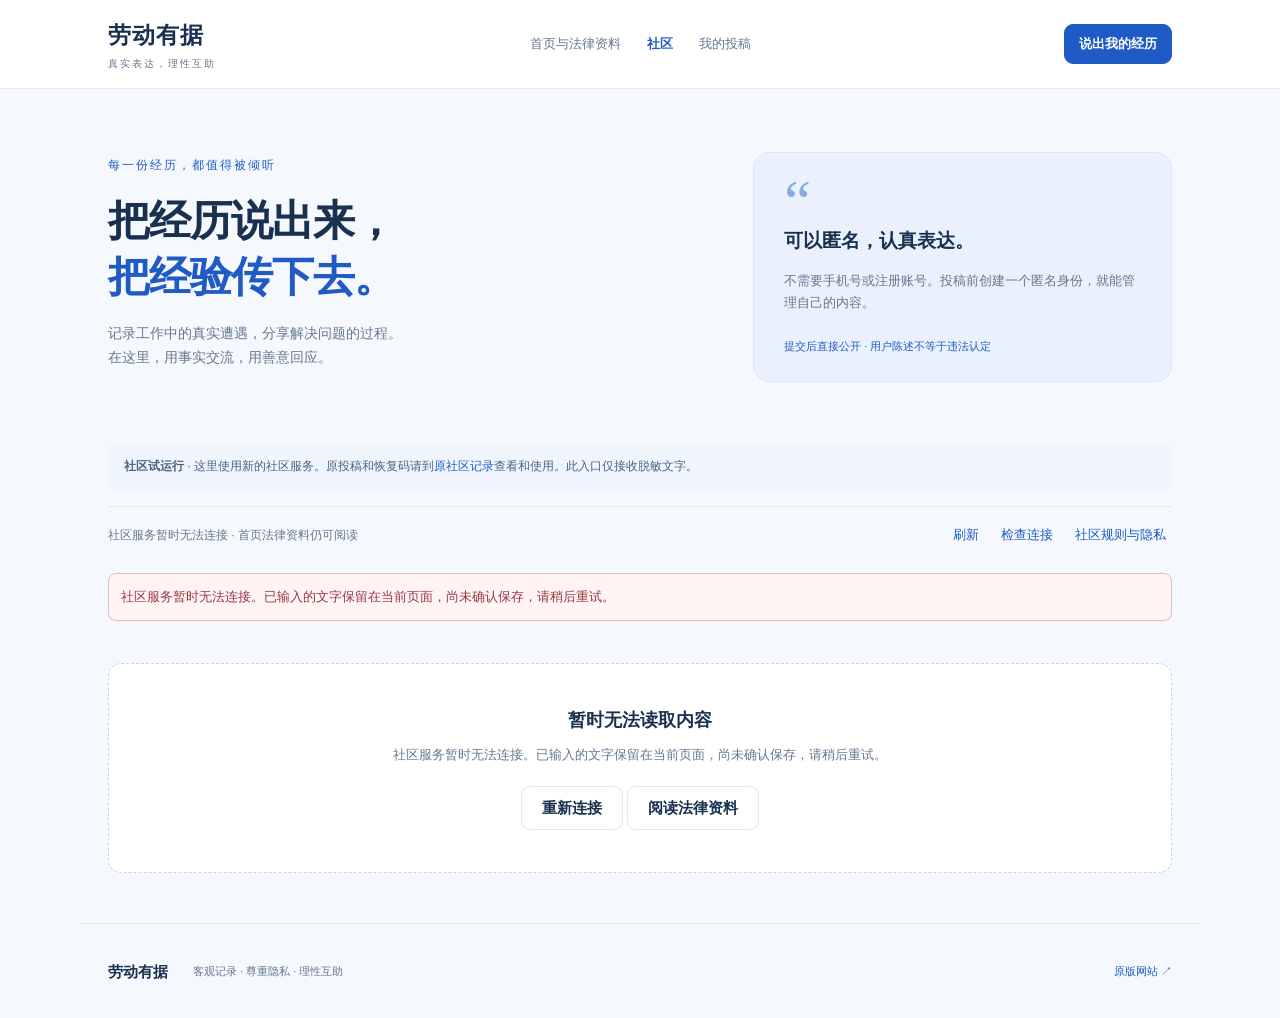
<file: community-cn.html>
<!doctype html>
<html lang="zh-CN"><head><meta charset="utf-8"><meta name="viewport" content="width=device-width,initial-scale=1"><meta name="referrer" content="no-referrer"><meta name="description" content="劳动有据社区：匿名讲述真实职场经历，分享维权过程，理性评论交流。投稿和评论提交后直接公开。"><meta http-equiv="Content-Security-Policy" content="default-src 'none'; script-src 'self'; style-src 'self'; connect-src 'self' https://uncomfortable-trout-d4br5a14f22b-1525819918.ap-shanghai.app.tcloudbase.com; img-src 'self' data:; base-uri 'none'; form-action 'none'; object-src 'none'"><title>社区试运行 · 劳动有据</title><link rel="stylesheet" href="community.css"></head>
<body><a class="skip" href="#content">跳到社区内容</a><header><div class="wrap top"><a class="brand" href="./">劳动有据<small>真实表达，理性互助</small></a><nav aria-label="主导航"><a href="./">首页与法律资料</a><a href="#feed" data-nav="feed">社区</a><a href="#mine" data-nav="mine">我的投稿</a></nav><button class="button primary small" data-action="compose">说出我的经历</button></div></header>
<main class="wrap" id="content"><section class="intro"><div><span class="eyebrow">每一份经历，都值得被倾听</span><h1>把经历说出来，<br><em>把经验传下去。</em></h1><p>记录工作中的真实遭遇，分享解决问题的过程。<br>在这里，用事实交流，用善意回应。</p></div><aside class="intro-note"><span class="note-icon" aria-hidden="true">“</span><strong>可以匿名，认真表达。</strong><p>不需要手机号或注册账号。投稿前创建一个匿名身份，就能管理自己的内容。</p><span>提交后直接公开 · 用户陈述不等于违法认定</span></aside></section>
<div class="hint"><strong>社区试运行</strong> · 这里使用新的社区服务。原投稿和恢复码请到<a href="community.html#mine">原社区记录</a>查看和使用。此入口仅接收脱敏文字。</div><div class="service"><span id="connection" role="status">正在连接社区服务…</span><button class="text-button" data-action="refresh">刷新</button><button class="text-button" data-action="check-connection">检查连接</button><button class="text-button" data-action="rules">社区规则与隐私</button></div>
<div id="notice" role="status" aria-live="polite" hidden></div><section id="app" aria-live="polite"><div class="empty">正在读取社区内容…</div></section>
<noscript><div class="empty">投稿和评论需要开启 JavaScript。你仍可<a href="./">阅读法律资料</a>。</div></noscript>
</main><footer class="wrap"><strong>劳动有据</strong><span>客观记录 · 尊重隐私 · 理性互助</span><a href="https://laodong-youju.merrydune18.chatgpt.site/" target="_blank" rel="noopener noreferrer">原版网站 ↗</a></footer>
<dialog id="dialog"><div class="dialog-top"><strong id="dialog-title"></strong><button class="text-button" data-action="close-dialog" aria-label="关闭弹窗">关闭 ×</button></div><div id="dialog-content"></div></dialog>
<script src="community-cn.js?v=20261107-direct" defer></script></body></html>
</file>
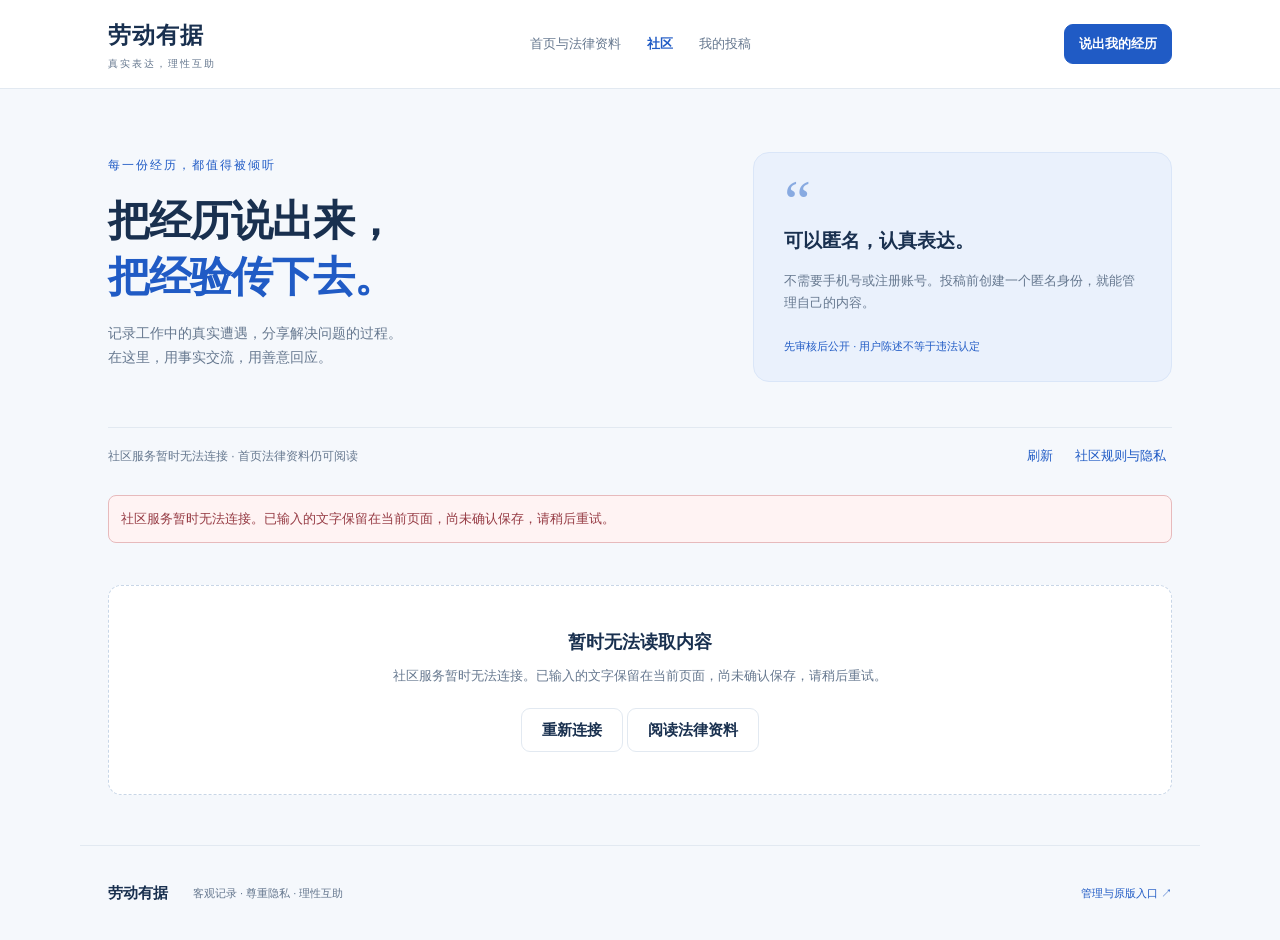
<file: community.html>
<!doctype html>
<html lang="zh-CN"><head><meta charset="utf-8"><meta name="viewport" content="width=device-width,initial-scale=1"><meta name="referrer" content="no-referrer"><meta name="description" content="劳动有据社区：匿名讲述真实职场经历，分享维权过程，理性评论交流。投稿和评论审核后公开。"><meta http-equiv="Content-Security-Policy" content="default-src 'none'; script-src 'self'; style-src 'self'; connect-src 'self' https://laodong-youju.merrydune18.chatgpt.site; img-src 'self' data:; base-uri 'none'; form-action 'none'; object-src 'none'"><title>劳动者社区 · 劳动有据</title><link rel="stylesheet" href="community.css"></head>
<body><a class="skip" href="#content">跳到社区内容</a><header><div class="wrap top"><a class="brand" href="./">劳动有据<small>真实表达，理性互助</small></a><nav aria-label="主导航"><a href="./">首页与法律资料</a><a href="#feed" data-nav="feed">社区</a><a href="#mine" data-nav="mine">我的投稿</a></nav><button class="button primary small" data-action="compose">说出我的经历</button></div></header>
<main class="wrap" id="content"><section class="intro"><div><span class="eyebrow">每一份经历，都值得被倾听</span><h1>把经历说出来，<br><em>把经验传下去。</em></h1><p>记录工作中的真实遭遇，分享解决问题的过程。<br>在这里，用事实交流，用善意回应。</p></div><aside class="intro-note"><span class="note-icon" aria-hidden="true">“</span><strong>可以匿名，认真表达。</strong><p>不需要手机号或注册账号。投稿前创建一个匿名身份，就能管理自己的内容。</p><span>先审核后公开 · 用户陈述不等于违法认定</span></aside></section>
<div class="service"><span id="connection" role="status">正在连接社区服务…</span><button class="text-button" data-action="refresh">刷新</button><button class="text-button" data-action="rules">社区规则与隐私</button></div>
<div id="notice" role="status" aria-live="polite" hidden></div><section id="app" aria-live="polite"><div class="empty">正在读取社区内容…</div></section>
<noscript><div class="empty">投稿和评论需要开启 JavaScript。你仍可<a href="./">阅读法律资料</a>。</div></noscript>
</main><footer class="wrap"><strong>劳动有据</strong><span>客观记录 · 尊重隐私 · 理性互助</span><a href="https://laodong-youju.merrydune18.chatgpt.site/" target="_blank" rel="noopener noreferrer">管理与原版入口 ↗</a></footer>
<dialog id="dialog"><div class="dialog-top"><strong id="dialog-title"></strong><button class="text-button" data-action="close-dialog" aria-label="关闭弹窗">关闭 ×</button></div><div id="dialog-content"></div></dialog>
<script src="community.js" defer></script></body></html>
</file>
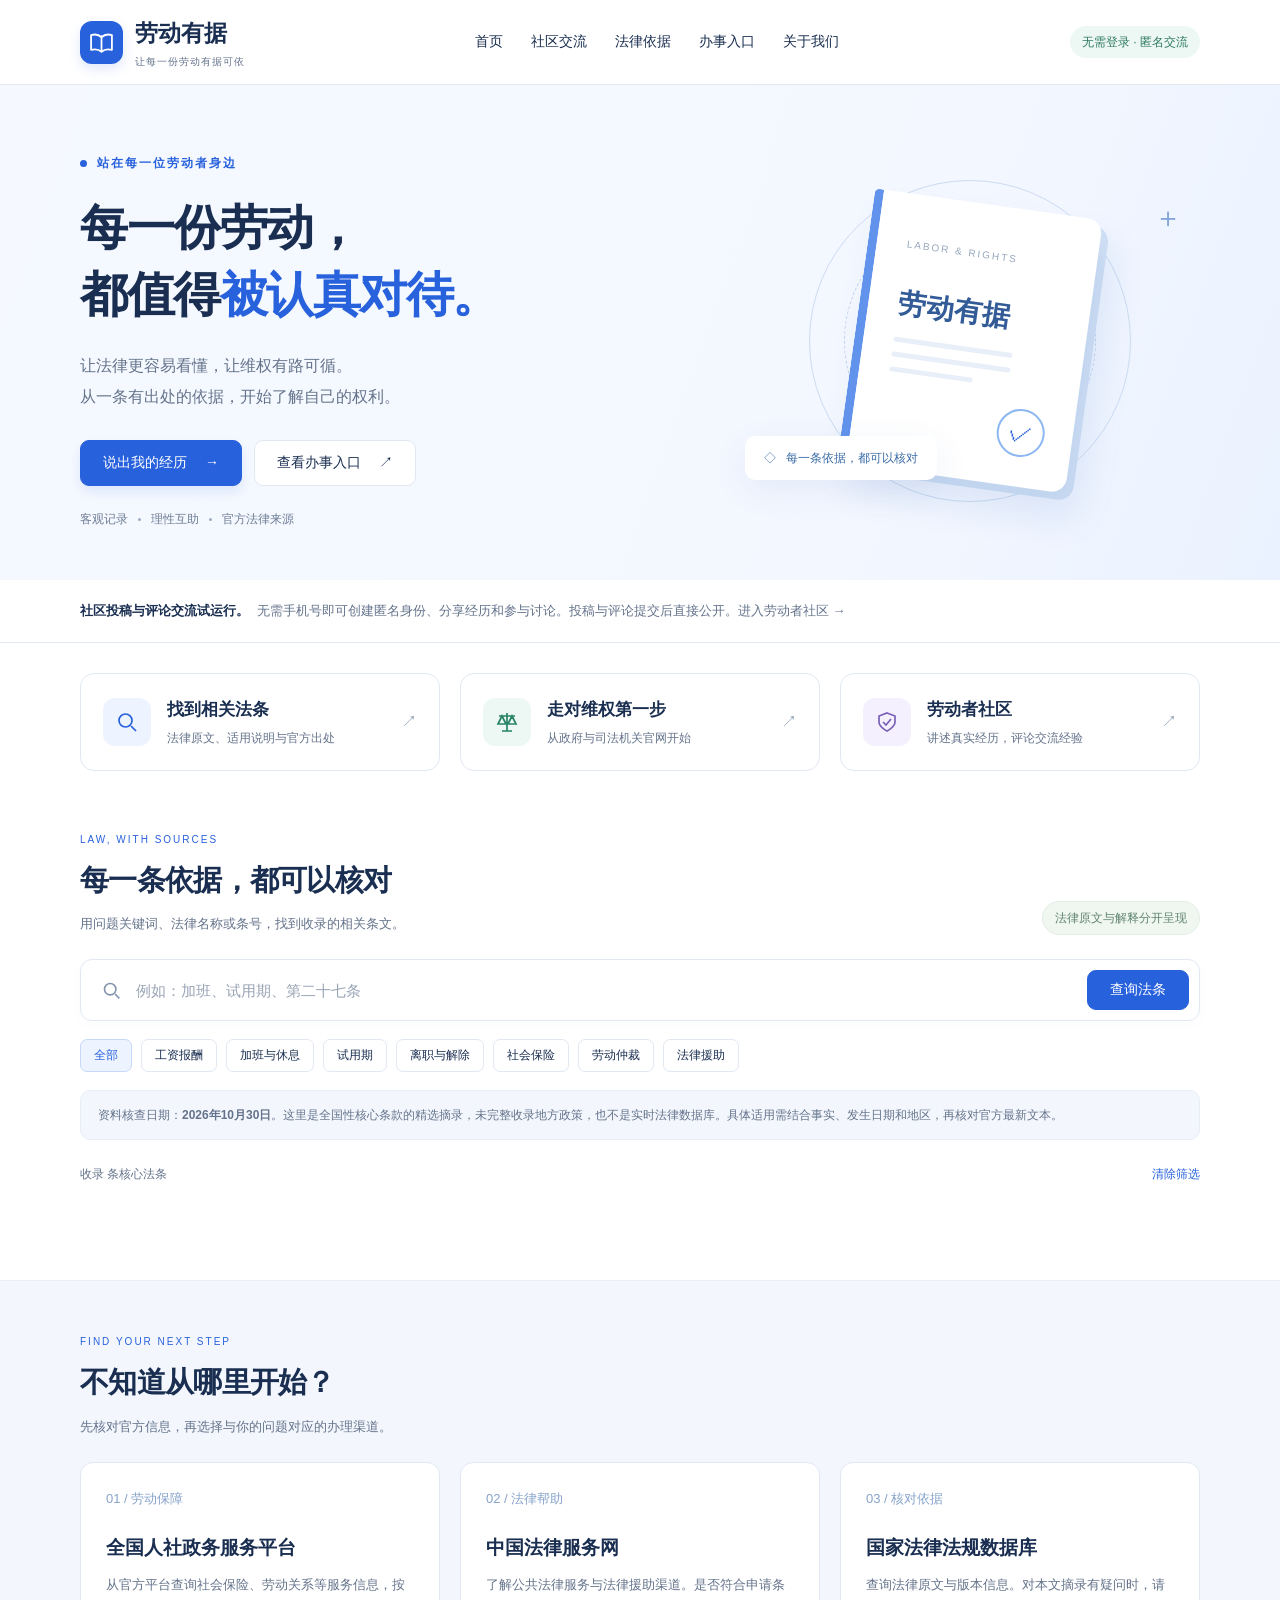
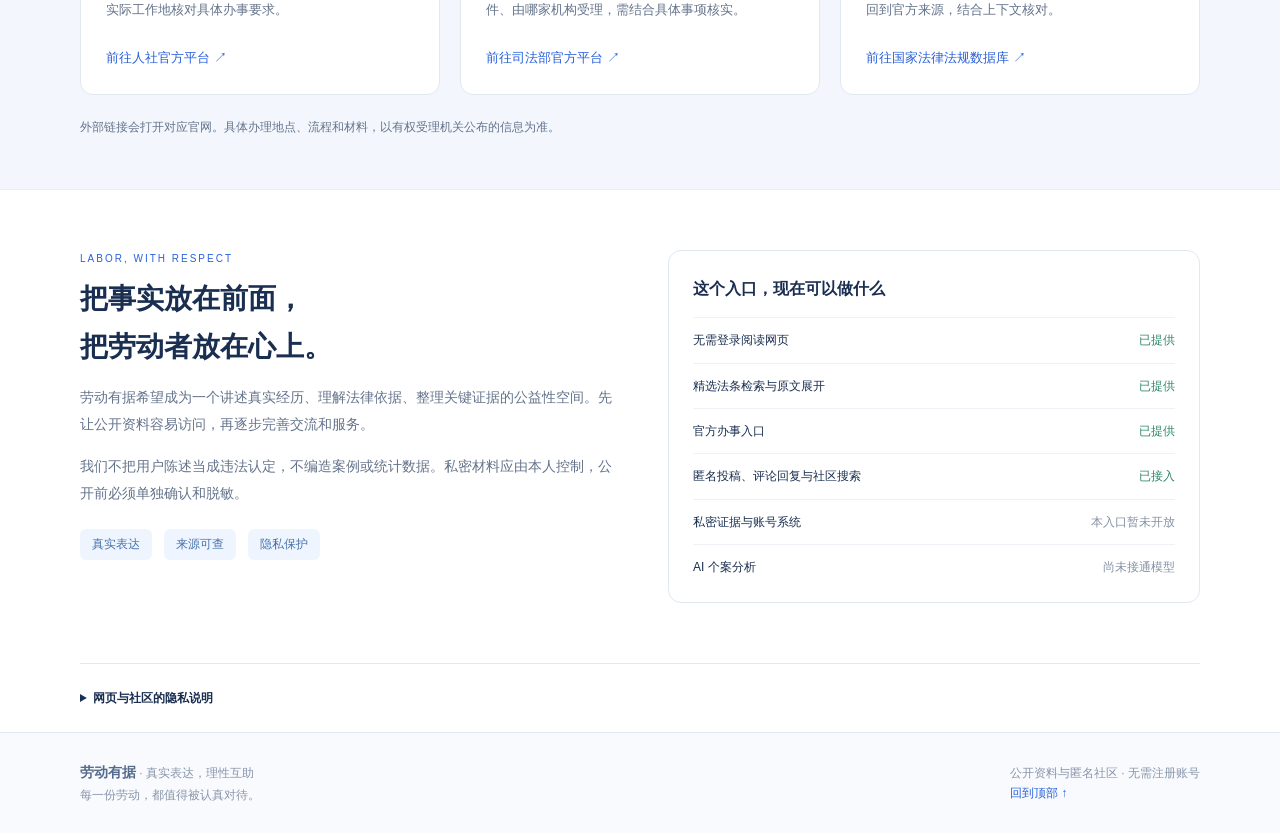
<file: template.html>
<!doctype html>
<html lang="zh-CN">
<head>
<meta charset="utf-8"><meta name="viewport" content="width=device-width, initial-scale=1">
<meta name="description" content="劳动有据：无需登录阅读劳动法律资料，查询带官方来源的法条，找到维权办事入口。">
<meta name="theme-color" content="#2861dc"><meta name="referrer" content="no-referrer">
<title>劳动有据 · 让每一份劳动有据可依</title>
<link rel="icon" href="data:image/svg+xml,%3Csvg xmlns='http://www.w3.org/2000/svg' viewBox='0 0 64 64'%3E%3Crect width='64' height='64' rx='16' fill='%232861dc'/%3E%3Cpath d='M32 18v31M32 22c-7-6-15-6-22-5v27c7-1 15-1 22 5 7-6 15-6 22-5V17c-7-1-15-1-22 5Z' fill='none' stroke='white' stroke-width='4' stroke-linejoin='round'/%3E%3C/svg%3E">
<style>
:root{color-scheme:light;--blue:#2861dc;--ink:#192e50;--muted:#64738b;--line:#e1e8f2;--pale:#f3f7fd}*{box-sizing:border-box}html{scroll-behavior:smooth;scroll-padding-top:110px}body{margin:0;color:var(--ink);background:#fff;font-family:-apple-system,BlinkMacSystemFont,"Segoe UI","PingFang SC","Microsoft YaHei",sans-serif;line-height:1.7}a{color:inherit;text-decoration:none}button,input{font:inherit}button,a,input,summary{-webkit-tap-highlight-color:transparent}button,a{touch-action:manipulation}button,summary{cursor:pointer}a:focus-visible,button:focus-visible,input:focus-visible,summary:focus-visible{outline:3px solid #729eff;outline-offset:4px}button{color:inherit}svg{flex-shrink:0}h1,h2,h3,h4,p{margin-top:0}p{color:var(--muted)}.wrap{width:min(1120px,calc(100% - 48px));margin:auto}.skip{position:fixed;top:-100px;background:white;padding:12px;z-index:5}.skip:focus{top:10px}.header{border-bottom:1px solid var(--line);background:rgba(255,255,255,.97);position:sticky;top:0;z-index:3}.header-inner{min-height:84px;display:flex;align-items:center;justify-content:space-between;gap:20px}.brand{display:flex;align-items:center;gap:12px;font-weight:750;font-size:23px;white-space:nowrap}.brand small{font-size:10px;color:var(--muted);display:block;letter-spacing:1px;font-weight:400}.brand-mark{width:43px;height:43px;display:grid;place-items:center;border-radius:12px;background:var(--blue);color:white;box-shadow:0 5px 12px #2861dc25}.nav{display:flex;align-items:center;gap:28px;font-size:14px}.nav a:hover{color:var(--blue)}.pill{border-radius:50px;background:#edf7f3;color:#2e7961;padding:6px 12px;white-space:nowrap;font-size:12px}.hero{padding:68px 0 50px;background:linear-gradient(110deg,#f5f9ff,#f3f7ff 70%,#eaf2ff);overflow:hidden}.hero-inner{display:grid;grid-template-columns:1.35fr 1fr;align-items:center;gap:40px}.eyebrow{color:var(--blue);font-size:12px;letter-spacing:2px;font-weight:650;margin-bottom:22px;display:flex;align-items:center;gap:10px}.eyebrow:before{content:"";width:7px;height:7px;border-radius:50%;background:var(--blue)}h1{font-size:48px;line-height:1.38;letter-spacing:-1.5px;margin-bottom:22px}h1 span{color:var(--blue)}.hero-copy>p{font-size:16px;line-height:1.95}.actions{display:flex;gap:12px;margin-top:28px;flex-wrap:wrap}.btn{display:inline-flex;align-items:center;justify-content:center;gap:18px;min-height:46px;padding:10px 22px;border-radius:9px;border:1px solid var(--line);background:white;font-size:14px;font-weight:550}.btn.primary{color:white;background:var(--blue);border-color:var(--blue);box-shadow:0 6px 12px #2861dc1c}.btn:hover{transform:translateY(-1px)}.hero-foot{display:flex;align-items:center;gap:10px;margin-top:23px;font-size:12px;color:#6e7d94}.hero-foot i{width:3px;height:3px;border-radius:50%;background:#9eacc3}.art{height:330px;position:relative;display:grid;place-items:center}.art:before{content:"";position:absolute;width:320px;height:320px;border:1px solid #cbdcf2;border-radius:50%}.art:after{content:"";position:absolute;width:250px;height:250px;border:1px dashed #bfd2ef;border-radius:50%}.book{width:230px;height:276px;background:white;border-radius:5px 15px 15px 5px;box-shadow:15px 24px 36px #2259ac1a,8px 7px 0 #d3e2f6;transform:rotate(8deg);z-index:1;padding:35px 30px;border-left:9px solid #6193ec;position:relative}.book small{font-size:10px;letter-spacing:2px;color:#96a7bc}.book strong{font-size:28px;display:block;margin:24px 0 6px;color:#325b97}.book-line{height:5px;width:120px;background:#e9eff8;margin-top:10px;border-radius:4px}.book-line.short{width:84px}.book-seal{border:2px solid #8db8f2;border-radius:50%;height:48px;width:48px;display:grid;place-items:center;color:var(--blue);position:absolute;bottom:30px;right:28px;font-size:24px}.art-tag{position:absolute;z-index:2;bottom:26px;left:5px;border-radius:10px;background:white;box-shadow:0 10px 35px #2759a114;padding:12px 19px;color:#386aa4;font-size:12px;display:flex;align-items:center;gap:10px}.art-plus{position:absolute;top:18px;right:18px;color:#83a5d8;font-size:28px;font-weight:200}.read-note{padding:20px 0;color:var(--muted);font-size:13px;border-bottom:1px solid var(--line)}.read-note strong{color:var(--ink);margin-right:8px}.entry-grid{display:grid;grid-template-columns:repeat(3,1fr);gap:20px;margin:30px 0 60px}.entry{border:1px solid var(--line);border-radius:14px;padding:22px;display:flex;align-items:center;gap:16px;transition:border-color .2s,box-shadow .2s}.entry:hover{border-color:#a8c1ed;box-shadow:0 8px 24px #245bb20a}.entry-icon{height:48px;width:48px;background:#edf3ff;display:grid;place-items:center;border-radius:12px;color:var(--blue);flex-shrink:0}.entry:nth-child(2) .entry-icon{background:#edf8f4;color:#298366}.entry:nth-child(3) .entry-icon{background:#f4f0fe;color:#7960b7}.entry h2{font-size:17px;margin:0 0 3px}.entry p{font-size:12px;margin:0}.entry .arrow{color:#8fa0b7;margin-left:auto}.section{padding-bottom:64px}.section-head{display:flex;align-items:end;justify-content:space-between;gap:16px;margin-bottom:24px}.section-head h2{font-size:29px;letter-spacing:-.7px;margin:0}.section-head p{font-size:13px;margin:8px 0 0}.section-kicker{font-size:10px;color:var(--blue);letter-spacing:2px;display:block;margin-bottom:8px}.source-badge{font-size:12px;color:#60846e;background:#f0f7f1;border:1px solid #e3eee4;padding:6px 12px;border-radius:50px;white-space:nowrap}.search-box{display:flex;align-items:center;gap:12px;border:1px solid var(--line);border-radius:12px;padding:10px 10px 10px 20px;box-shadow:0 4px 15px #254e8e05;background:white}.search-box svg{color:#8293ad}.search-box input{border:0;outline:none;flex:1;min-width:0;height:38px;color:var(--ink);background:transparent;font-size:15px}.search-box input::placeholder{color:#99a4b5}.search-box .btn{min-height:40px;padding:7px 22px;box-shadow:none}.chips{display:flex;gap:9px;flex-wrap:wrap;margin:18px 0}.chip{padding:5px 13px;font-size:12px;border:1px solid var(--line);background:white;border-radius:7px}.chip.active{background:#edf3ff;border-color:#c7d9fa;color:var(--blue)}.law-note{background:var(--pale);border:1px solid #e8eef8;border-radius:10px;padding:13px 17px;color:var(--muted);font-size:12px;line-height:1.85;margin-bottom:18px}.result-heading{display:flex;justify-content:space-between;font-size:12px;color:var(--muted);margin:24px 0 12px;gap:10px}.text-button{background:none;border:0;color:var(--blue);padding:0;font-size:12px}.laws-grid{display:grid;grid-template-columns:1fr 1fr;gap:14px;align-items:start}.law-card{border:1px solid var(--line);border-radius:11px;overflow:hidden;background:white;scroll-margin-top:100px}.law-card[hidden]{display:none}.law-card summary{list-style:none;display:flex;gap:14px;justify-content:space-between;padding:21px}.law-card summary::-webkit-details-marker{display:none}.law-card summary small{font-size:11px;display:block;color:#6a85aa;margin-bottom:6px}.law-card summary strong{font-size:16px;line-height:1.6;display:block}.law-description{font-size:12px;color:var(--muted);display:block;margin-top:7px;line-height:1.8}.expand{font-size:20px;color:#91a4c1;font-weight:400;flex-shrink:0}.law-card[open]{grid-column:1/-1;background:#fcfdff;border-color:#bed0ef}.law-card[open] .expand{transform:rotate(45deg)}.law-content{padding:0 22px 24px;font-size:14px}.law-content h4{font-size:12px;color:#53719b;font-weight:600;margin:14px 0 8px}.law-content p{line-height:1.95;margin-bottom:18px}.law-content blockquote{margin:0;padding:17px 20px;background:#f0f5fd;border-left:3px solid #5e8ee9;white-space:pre-line;line-height:1.95}.law-content dl{display:grid;grid-template-columns:100px 1fr;font-size:12px;gap:8px 14px;color:var(--muted);margin:22px 0}.law-content dd{margin:0}.source-link{color:var(--blue);font-size:13px;display:inline-block;border-bottom:1px solid #d4e0f6;padding-bottom:3px}.empty{padding:48px 20px;text-align:center;background:var(--pale);border-radius:12px}.empty h3{font-size:18px;margin-bottom:10px}.empty p{font-size:13px}.coverage{margin-top:20px;color:#7a879c;font-size:11px;line-height:1.9}.guide-section{background:var(--pale);border-top:1px solid #e9eef7;border-bottom:1px solid #e9eef7;padding:52px 0}.guides-grid{display:grid;grid-template-columns:repeat(3,1fr);gap:20px}.guide-card{border:1px solid var(--line);border-radius:13px;background:white;padding:25px;display:flex;flex-direction:column}.guide-card .number{font-size:13px;color:#86a2ca;margin-bottom:22px}.guide-card h3{font-size:19px;margin-bottom:9px}.guide-card p{font-size:13px;flex:1;margin-bottom:24px;line-height:1.9}.guide-card a{font-size:13px;color:var(--blue)}.guide-foot{font-size:12px;color:var(--muted);margin:22px 0 0}.about{padding:60px 0;display:grid;grid-template-columns:1fr 1fr;gap:56px}.about h2{font-size:28px;margin-bottom:14px}.about p{font-size:14px;line-height:1.95}.principles{display:flex;flex-wrap:wrap;gap:12px;font-size:12px;color:#4672a9;margin-top:22px}.principles span{background:#eff5ff;padding:5px 12px;border-radius:6px}.status-card{border:1px solid var(--line);border-radius:13px;padding:24px;background:#fff}.status-card h3{font-size:16px;margin-bottom:15px}.status-row{display:flex;justify-content:space-between;gap:12px;border-top:1px solid #eef1f6;padding:12px 0;font-size:12px}.status-row span:last-child{color:#8591a4;white-space:nowrap}.status-row .ready{color:#2c8767!important}.status-row:last-child{padding-bottom:0}.privacy{border-top:1px solid var(--line);padding:24px 0;color:var(--muted);font-size:12px}.privacy summary{font-weight:600;color:var(--ink)}.privacy p{margin:12px 0 0}.footer{background:#f8fafd;border-top:1px solid var(--line);padding:28px 0}.footer-inner{display:flex;justify-content:space-between;align-items:center;gap:20px;font-size:12px;color:#8996ab}.footer strong{color:#546b8c;font-size:14px}.footer a{color:var(--blue)}[hidden]{display:none!important}
@media(max-width:850px){.nav{gap:16px}.hero{padding:48px 0}.hero-inner{gap:12px;grid-template-columns:1.3fr 1fr}h1{font-size:38px}.art{transform:scale(.85)}.entry-grid{gap:12px;margin-bottom:46px}.entry{padding:16px;gap:10px}.entry-icon{width:38px;height:38px}.entry h2{font-size:15px}.entry p{font-size:11px}.entry .arrow{display:none}.guides-grid{gap:12px}.guide-card{padding:20px}.about{gap:30px}}@media(max-width:650px){.wrap{width:calc(100% - 36px)}.header-inner{min-height:110px;flex-wrap:wrap;gap:8px;padding-top:15px;padding-bottom:12px}.brand{font-size:21px;gap:10px}.brand-mark{width:36px;height:36px}.brand small{font-size:9px}.nav{order:3;width:100%;justify-content:space-between;gap:8px;font-size:12px}.pill{font-size:10px;padding:4px 9px}.hero{padding:36px 0 33px}.hero-inner{display:block}.hero-copy{position:relative;z-index:1}h1{font-size:36px;letter-spacing:-1px;line-height:1.4}.hero-copy>p{font-size:14px}.eyebrow{font-size:10px;margin-bottom:17px}.art{display:none}.hero-foot{font-size:11px}.actions{gap:10px;margin-top:22px}.btn{padding:10px 16px;font-size:13px;gap:12px}.read-note{font-size:12px;line-height:1.9;padding:16px 0}.entry-grid{grid-template-columns:1fr;margin-top:22px;gap:11px;margin-bottom:38px}.entry{padding:17px;gap:15px}.entry-icon{width:42px;height:42px}.entry h2{font-size:16px}.entry p{font-size:12px}.entry .arrow{display:block}.section{padding-bottom:38px}.section-head{align-items:start;flex-wrap:wrap;margin-bottom:20px;gap:10px}.section-head h2{font-size:25px}.section-head p{font-size:12px}.source-badge{font-size:10px}.search-box{padding:8px 8px 8px 12px;gap:7px}.search-box input{font-size:13px}.search-box .btn{padding:7px 12px;font-size:12px}.search-box svg{width:17px}.chips{gap:7px}.chip{font-size:11px;padding:5px 11px}.laws-grid{grid-template-columns:1fr;gap:12px}.law-card summary{padding:18px}.law-card summary strong{font-size:15px}.law-content{padding:0 18px 20px;font-size:13px}.law-content blockquote{padding:13px 15px}.law-content dl{grid-template-columns:80px 1fr;gap:9px}.guides-grid{grid-template-columns:1fr;gap:13px}.guide-card{padding:21px}.guide-card .number{margin-bottom:8px}.guide-card h3{font-size:18px}.guide-card p{margin-bottom:15px}.guide-section{padding:35px 0}.about{grid-template-columns:1fr;padding:38px 0;gap:22px}.about h2{font-size:25px}.about p{font-size:13px}.status-card{padding:21px}.footer-inner{align-items:start;font-size:11px;flex-direction:column;gap:12px}html{scroll-padding-top:130px}}@media(max-width:360px){h1{font-size:30px}.actions{gap:8px}.actions .btn{padding:10px 12px}.hero-copy>p{font-size:13px}}@media(prefers-reduced-motion:reduce){html{scroll-behavior:auto}.btn:hover{transform:none}}@media print{.header,.art,.actions,.entry-grid,.search-box,.chips,.result-heading,.guide-section,.about,.privacy,.footer{display:none}.hero{padding:15px 0}.hero h1{font-size:24px}.laws-grid{display:block}.law-card{break-inside:avoid;margin:12px 0}.law-card .law-content{display:block}.law-content a:after{content:" " attr(href);font-size:10px;overflow-wrap:anywhere}}
</style>
</head>
<body id="top">
<a class="skip" href="#main">跳到正文</a>
<header class="header"><div class="wrap header-inner"><a class="brand" href="#top" aria-label="劳动有据首页"><span class="brand-mark"><svg width="25" height="25" viewBox="0 0 24 24" fill="none" stroke="currentColor" stroke-width="1.7" aria-hidden="true"><path d="M12 5v16M12 7C9 4 5 4 2 5v14c4-1 7-1 10 2 3-3 6-3 10-2V5c-3-1-7-1-10 2Z" stroke-linejoin="round"/></svg></span><span>劳动有据<small>让每一份劳动有据可依</small></span></a><nav class="nav" aria-label="主导航"><a href="#top">首页</a><a href="community-cn.html">社区交流</a><a href="#laws">法律依据</a><a href="#guides">办事入口</a><a href="#about">关于我们</a></nav><span class="pill">无需登录 · 匿名交流</span></div></header>
<main id="main">
<section class="hero"><div class="wrap hero-inner"><div class="hero-copy"><div class="eyebrow">站在每一位劳动者身边</div><h1>每一份劳动，<br>都值得<span>被认真对待。</span></h1><p>让法律更容易看懂，让维权有路可循。<br>从一条有出处的依据，开始了解自己的权利。</p><div class="actions"><a class="btn primary" href="community-cn.html#compose">说出我的经历 <span aria-hidden="true">→</span></a><a class="btn" href="#guides">查看办事入口 <span aria-hidden="true">↗</span></a></div><div class="hero-foot"><span>客观记录</span><i></i><span>理性互助</span><i></i><span>官方法律来源</span></div></div><div class="art" aria-hidden="true"><div class="book"><small>LABOR & RIGHTS</small><strong>劳动有据</strong><div class="book-line"></div><div class="book-line"></div><div class="book-line short"></div><span class="book-seal">✓</span></div><div class="art-tag"><span>◇</span>每一条依据，都可以核对</div><span class="art-plus">＋</span></div></div></section>
<div class="read-note"><div class="wrap"><strong>社区投稿与评论交流试运行。</strong>无需手机号即可创建匿名身份、分享经历和参与讨论。投稿与评论提交后直接公开。<a href="community-cn.html">进入劳动者社区 →</a></div></div>
<div class="wrap"><div class="entry-grid"><a class="entry" href="#laws"><span class="entry-icon"><svg width="24" height="24" viewBox="0 0 24 24" fill="none" stroke="currentColor" stroke-width="1.7" aria-hidden="true"><circle cx="10.5" cy="10.5" r="6.5"/><path d="m16 16 5 5"/></svg></span><div><h2>找到相关法条</h2><p>法律原文、适用说明与官方出处</p></div><span class="arrow">↗</span></a><a class="entry" href="#guides"><span class="entry-icon"><svg width="24" height="24" viewBox="0 0 24 24" fill="none" stroke="currentColor" stroke-width="1.7" aria-hidden="true"><path d="M12 3v18M4 6h16M7 6l-4 8h8L7 6Zm10 0-4 8h8l-4-8ZM7 21h10"/></svg></span><div><h2>走对维权第一步</h2><p>从政府与司法机关官网开始</p></div><span class="arrow">↗</span></a><a class="entry" href="community-cn.html"><span class="entry-icon"><svg width="24" height="24" viewBox="0 0 24 24" fill="none" stroke="currentColor" stroke-width="1.7" aria-hidden="true"><path d="m12 3 8 3v6c0 5-8 9-8 9s-8-4-8-9V6l8-3Z"/><path d="m8 12 3 3 5-6"/></svg></span><div><h2>劳动者社区</h2><p>讲述真实经历，评论交流经验</p></div><span class="arrow">↗</span></a></div>
<section class="section" id="laws"><div class="section-head"><div><span class="section-kicker">LAW, WITH SOURCES</span><h2>每一条依据，都可以核对</h2><p>用问题关键词、法律名称或条号，找到收录的相关条文。</p></div><span class="source-badge">法律原文与解释分开呈现</span></div>
<form class="search-box" id="search-form" role="search"><svg width="21" height="21" viewBox="0 0 24 24" fill="none" stroke="currentColor" stroke-width="1.8" aria-hidden="true"><circle cx="10.5" cy="10.5" r="6.5"/><path d="m16 16 5 5"/></svg><input id="query" type="search" aria-label="搜索法律名称、问题或条号" maxlength="120" placeholder="例如：加班、试用期、第二十七条" autocomplete="off"><button class="btn primary" type="submit">查询法条</button></form>
<div class="chips" aria-label="常见问题筛选"><button class="chip active" data-query="" aria-pressed="true">全部</button><button class="chip" data-query="工资" aria-pressed="false">工资报酬</button><button class="chip" data-query="加班" aria-pressed="false">加班与休息</button><button class="chip" data-query="试用期" aria-pressed="false">试用期</button><button class="chip" data-query="解除" aria-pressed="false">离职与解除</button><button class="chip" data-query="社保" aria-pressed="false">社会保险</button><button class="chip" data-query="仲裁" aria-pressed="false">劳动仲裁</button><button class="chip" data-query="法律援助" aria-pressed="false">法律援助</button></div>
<div class="law-note">资料核查日期：<strong>2026年10月30日</strong>。这里是全国性核心条款的精选摘录，未完整收录地方政策，也不是实时法律数据库。具体适用需结合事实、发生日期和地区，再核对官方最新文本。</div>
<div class="result-heading"><span id="result-count" role="status" aria-live="polite">收录 <!--LAW_COUNT--> 条核心法条</span><button class="text-button" id="reset" type="button">清除筛选</button></div>
<div class="laws-grid" id="law-list"><!--LAW_CARDS--></div>
<div class="empty" id="empty" hidden><h3>当前收录中没有匹配条款</h3><p>试试“工资”“加班”“仲裁”等关键词，或到官方法库继续查询。</p><a class="source-link" href="https://flk.npc.gov.cn/search" target="_blank" rel="noopener noreferrer">国家法律法规数据库 ↗</a></div>
<noscript><p class="law-note">浏览器未开启 JavaScript，仍可展开阅读全部法条并访问官方来源；关键词筛选需要开启 JavaScript。</p></noscript>
<p class="coverage"><!--STATUS_NOTE--></p></section></div>
<section class="guide-section" id="guides"><div class="wrap"><div class="section-head"><div><span class="section-kicker">FIND YOUR NEXT STEP</span><h2>不知道从哪里开始？</h2><p>先核对官方信息，再选择与你的问题对应的办理渠道。</p></div></div><div class="guides-grid"><article class="guide-card"><span class="number">01 / 劳动保障</span><h3>全国人社政务服务平台</h3><p>从官方平台查询社会保险、劳动关系等服务信息，按实际工作地核对具体办事要求。</p><a href="https://www.12333.gov.cn/" target="_blank" rel="noopener noreferrer">前往人社官方平台 ↗</a></article><article class="guide-card"><span class="number">02 / 法律帮助</span><h3>中国法律服务网</h3><p>了解公共法律服务与法律援助渠道。是否符合申请条件、由哪家机构受理，需结合具体事项核实。</p><a href="https://www.12348.gov.cn/" target="_blank" rel="noopener noreferrer">前往司法部官方平台 ↗</a></article><article class="guide-card"><span class="number">03 / 核对依据</span><h3>国家法律法规数据库</h3><p>查询法律原文与版本信息。对本文摘录有疑问时，请回到官方来源，结合上下文核对。</p><a href="https://flk.npc.gov.cn/search" target="_blank" rel="noopener noreferrer">前往国家法律法规数据库 ↗</a></article></div><p class="guide-foot">外部链接会打开对应官网。具体办理地点、流程和材料，以有权受理机关公布的信息为准。</p></div></section>
<div class="wrap"><section class="about" id="about"><div><span class="section-kicker">LABOR, WITH RESPECT</span><h2>把事实放在前面，<br>把劳动者放在心上。</h2><p>劳动有据希望成为一个讲述真实经历、理解法律依据、整理关键证据的公益性空间。先让公开资料容易访问，再逐步完善交流和服务。</p><p>我们不把用户陈述当成违法认定，不编造案例或统计数据。私密材料应由本人控制，公开前必须单独确认和脱敏。</p><div class="principles"><span>真实表达</span><span>来源可查</span><span>隐私保护</span></div></div><aside class="status-card"><h3>这个入口，现在可以做什么</h3><div class="status-row"><span>无需登录阅读网页</span><span class="ready">已提供</span></div><div class="status-row"><span>精选法条检索与原文展开</span><span class="ready">已提供</span></div><div class="status-row"><span>官方办事入口</span><span class="ready">已提供</span></div><div class="status-row"><span>匿名投稿、评论回复与社区搜索</span><span class="ready">已接入</span></div><div class="status-row"><span>私密证据与账号系统</span><span>本入口暂未开放</span></div><div class="status-row"><span>AI 个案分析</span><span>尚未接通模型</span></div></aside></section>
<details class="privacy"><summary>网页与社区的隐私说明</summary><p>本页法条检索在浏览器内完成。新的社区试运行入口将投稿、评论、昵称、内容处理和举报记录保存在腾讯云上海地域的 PostgreSQL 数据库；网页由 GitHub Pages 托管，这不表示网页托管和所有服务商日志均在中国境内。原社区继续使用原后端，原记录与恢复码不自动迁移。匿名凭据保存在当前浏览器，换设备需要恢复码，完整说明见社区入口。此入口不上传私密证据。页面未加载第三方字体或统计脚本；托管平台仍可能记录访问日志。外部官网链接适用其自身的数据处理规则。请勿把恢复码、个人证件或证据上传到公开代码仓库。</p><p>法律资料用于阅读与检索，不能替代对具体事实、证据和地方规则的审查。本站不代表已经建立法律服务机构、完成身份核验或具备司法存证能力。</p></details></div>
</main><footer class="footer"><div class="wrap footer-inner"><div><strong>劳动有据</strong> · 真实表达，理性互助<br>每一份劳动，都值得被认真对待。</div><div>公开资料与匿名社区 · 无需注册账号<br><a href="#top">回到顶部 ↑</a></div></div></footer>
<script>
(()=>{'use strict';const query=document.getElementById('query'),cards=[...document.querySelectorAll('.law-card')],chips=[...document.querySelectorAll('.chip')],count=document.getElementById('result-count'),empty=document.getElementById('empty');function search(){const text=query.value.trim().toLowerCase(),terms=text.split(/\s+/).filter(Boolean);let found=0;for(const card of cards){const visible=terms.every(word=>card.dataset.search.toLowerCase().includes(word));card.hidden=!visible;if(!visible)card.open=false;if(visible)found++}count.textContent=text?'找到 '+found+' 条相关法条':'收录 '+cards.length+' 条核心法条';empty.hidden=found>0;for(const chip of chips){const active=chip.dataset.query===text;chip.classList.toggle('active',active);chip.setAttribute('aria-pressed',String(active))}}document.getElementById('search-form').addEventListener('submit',e=>{e.preventDefault();search()});query.addEventListener('input',search);for(const chip of chips)chip.addEventListener('click',()=>{query.value=chip.dataset.query;search()});document.getElementById('reset').addEventListener('click',()=>{query.value='';search();query.focus()});})();
</script>
</body></html>
</file>
<file: community.css>
:root{--blue:#205bc5;--ink:#19304f;--muted:#66788f;--line:#e2e9f1;--paper:#fff;--bg:#f5f8fc;--pale:#eaf2ff}*{box-sizing:border-box}body{margin:0;background:var(--bg);color:var(--ink);font-family:-apple-system,BlinkMacSystemFont,"PingFang SC","Microsoft YaHei",sans-serif;font-size:15px;line-height:1.7}a{color:var(--blue);text-decoration:none}button,input,select,textarea{font:inherit}button,a,input,select,textarea{outline-offset:4px}button{cursor:pointer}button:disabled{cursor:wait;opacity:.6}[hidden]{display:none!important}.wrap{max-width:1120px;margin:auto;padding:0 28px}header{background:rgba(255,255,255,.97);border-bottom:1px solid var(--line)}.top{display:flex;align-items:center;justify-content:space-between;gap:20px;min-height:88px}.brand{font-size:23px;font-weight:800;color:var(--ink);letter-spacing:1px;white-space:nowrap}.brand small{display:block;font-size:10px;letter-spacing:2px;color:var(--muted);font-weight:400}nav{display:flex;gap:26px}nav a{font-size:13px;color:var(--muted)}nav a.active{color:var(--blue);font-weight:700}.button{border:1px solid var(--line);background:#fff;color:var(--ink);border-radius:9px;padding:10px 20px;display:inline-flex;align-items:center;justify-content:center;gap:7px;font-weight:600;line-height:1.5}.button:hover{background:#f3f7ff}.button.primary{background:var(--blue);border-color:var(--blue);color:white}.button.small{font-size:13px;padding:9px 14px}.text-button{color:var(--blue);background:none;border:0;padding:3px 6px;font-size:13px}.danger{color:#ac3640}.intro{display:grid;grid-template-columns:1.35fr 1fr;gap:80px;align-items:center;padding:62px 0 44px}.eyebrow{font-size:12px;color:var(--blue);letter-spacing:2px}h1{font-size:42px;line-height:1.35;letter-spacing:-1px;margin:16px 0}h1 em{font-style:normal;color:var(--blue)}.intro p{color:var(--muted);font-size:14px}.intro-note{background:#eaf1fc;border:1px solid #dae6f8;border-radius:16px;padding:24px 30px;position:relative}.intro-note strong{font-size:19px}.intro-note p{font-size:13px;margin:12px 0 18px}.intro-note>span:last-child{font-size:11px;color:var(--blue)}.note-icon{display:block;font-family:Georgia,serif;font-size:60px;line-height:.8;color:#88aae1}.service{display:flex;align-items:center;gap:10px;flex-wrap:wrap;padding:14px 0;border-top:1px solid var(--line);font-size:12px;color:var(--muted)}.service #connection{margin-right:auto}#notice{border:1px solid #b7d7bd;background:#eff8f0;padding:13px 18px;border-radius:10px;margin:10px 0 22px;font-size:13px}#notice.error,.error{border:1px solid #e7babc;background:#fff3f3;color:#963b44;padding:12px;border-radius:8px}#app{padding:20px 0 50px;min-height:280px}.section-head{display:flex;align-items:center;justify-content:space-between;gap:14px;margin-bottom:20px}.section-head h2{margin:0;font-size:24px}.section-head p{margin:5px 0 0;color:var(--muted);font-size:13px}.filters{display:grid;grid-template-columns:2fr 1fr 1fr auto;gap:10px;margin-bottom:20px}.filters input,.filters select{margin:0}.chips{display:flex;gap:8px;flex-wrap:wrap;margin:12px 0 20px}.tag{padding:3px 9px;background:var(--pale);color:var(--blue);border-radius:5px;font-size:11px;display:inline-block}.tag.neutral{color:var(--muted);background:#f0f3f7}.tag.pending{background:#fff4df;color:#90601c}.feed{display:grid;grid-template-columns:1fr 1fr;gap:16px}.card,.panel{background:white;border:1px solid var(--line);border-radius:13px;padding:24px;min-width:0}.card{display:flex;flex-direction:column;gap:10px}.card h3{font-size:18px;line-height:1.5;margin:0;overflow-wrap:anywhere}.card h3 a{color:var(--ink)}.card p{font-size:13px;color:var(--muted);margin:0;overflow-wrap:anywhere}.card .card-bottom{display:flex;justify-content:space-between;gap:10px;margin-top:auto;padding-top:14px;border-top:1px solid #edf1f5;font-size:11px;color:var(--muted)}.card-tags{display:flex;gap:7px;flex-wrap:wrap}.empty{background:white;border:1px dashed #c8d6e7;border-radius:13px;text-align:center;padding:42px 20px;color:var(--muted)}.empty h3{color:var(--ink);margin:0 0 8px}.empty p{font-size:13px;margin:6px 0 20px}.load-more{display:flex;justify-content:center;margin:22px 0}.muted{color:var(--muted);font-size:12px}.hint{background:#f0f5fd;padding:13px 16px;border-radius:8px;font-size:12px;color:#476482;margin:16px 0}.warning{background:#fff5df;color:#785b25}.form-grid{display:grid;grid-template-columns:1fr 1fr;gap:16px}label{display:block;font-size:13px;font-weight:600;margin-bottom:16px}input,select,textarea{width:100%;border:1px solid #cfdae7;border-radius:8px;padding:10px 12px;background:white;color:var(--ink);margin-top:7px;line-height:1.5}textarea{resize:vertical;min-height:110px}label small{display:block;color:var(--muted);font-size:11px;font-weight:400;margin-top:4px}.check{display:flex;align-items:flex-start;gap:10px;font-weight:400}.check input{width:17px;height:17px;flex:none;margin:3px 0 0}.actions{display:flex;flex-wrap:wrap;gap:10px;margin-top:20px}.post-title{font-size:28px;line-height:1.5;margin:12px 0;overflow-wrap:anywhere}.preserve{white-space:pre-wrap;overflow-wrap:anywhere}.post-body{line-height:1.95;margin:28px 0}.meta{display:flex;gap:12px;flex-wrap:wrap;font-size:12px;color:var(--muted)}.detail-layout{max-width:850px;margin:auto}.comment{padding:21px 0;border-bottom:1px solid var(--line)}.comment .meta{justify-content:space-between}.comment p{margin:10px 0;font-size:14px}.reply-to{font-size:11px;color:var(--blue);margin:6px 0}.comment-actions{display:flex;gap:10px}.comment-form{margin-top:25px;border-radius:10px;background:#f6f8fc;padding:18px}.reply-target{display:flex;justify-content:space-between;color:var(--blue);font-size:12px}.mine-row{padding:18px 0;border-bottom:1px solid var(--line);overflow-wrap:anywhere}.mine-row h3{font-size:16px;margin:5px 0}.mine-row p{font-size:13px}.mine-row .actions{margin-top:10px}.tabs{display:flex;gap:8px;margin:25px 0 12px}.tabs button{border:0;border-radius:6px;background:#edf3fc;color:var(--blue);padding:7px 16px}.secret{overflow-wrap:anywhere;background:#eef3fb;padding:15px;border:1px dashed #9cb7db;border-radius:8px;font:12px/1.8 monospace;user-select:all}.back{display:inline-block;font-size:13px;margin-bottom:17px}.rules h3{font-size:16px;margin:22px 0 8px}.rules p{font-size:13px;color:#536981}.rules strong{color:var(--ink)}dialog{width:min(620px,calc(100% - 28px));max-height:90vh;overflow:auto;border:1px solid var(--line);border-radius:15px;padding:24px;color:var(--ink)}dialog::backdrop{background:rgba(20,39,66,.4)}.dialog-top{display:flex;justify-content:space-between;gap:16px;align-items:center;margin-bottom:20px}.dialog-top strong{font-size:19px}footer{border-top:1px solid var(--line);display:flex;gap:25px;align-items:center;min-height:95px;color:var(--muted);font-size:11px}footer strong{color:var(--ink);font-size:15px}footer a{margin-left:auto}.skip{position:absolute;top:-100px;left:20px;padding:8px;background:white;z-index:9}.skip:focus{top:6px}@media(max-width:720px){.wrap{padding:0 18px}.top{flex-wrap:wrap;gap:12px;padding-top:15px;padding-bottom:13px}.brand{font-size:20px}.top nav{order:3;width:100%;gap:24px;padding-top:5px;border-top:1px solid #edf1f5}.top .button{margin-left:auto;font-size:12px;padding:9px 12px}.intro{grid-template-columns:1fr;gap:20px;padding:34px 0 26px}h1{font-size:34px}.intro-note{padding:20px}.note-icon{display:none}.intro-note p{margin:8px 0}.intro-note strong{font-size:16px}.filters{grid-template-columns:1fr 1fr}.filters input[type=search]{grid-column:1/-1}.filters .button{grid-column:1/-1}.feed{grid-template-columns:1fr}.card,.panel{padding:19px}.form-grid{grid-template-columns:1fr;gap:0}.post-title{font-size:23px}.section-head h2{font-size:21px}.section-head{align-items:flex-start}.meta{gap:7px}footer{flex-wrap:wrap;gap:10px;padding-top:20px!important;padding-bottom:20px!important}footer a{width:100%;margin:0}.service{font-size:11px}.service #connection{width:100%}.service .text-button{padding-left:0}.post-body{font-size:14px}}@media(prefers-reduced-motion:no-preference){.button{transition:background .15s}}@media(max-width:360px){h1{font-size:30px}.wrap{padding:0 14px}.brand small{font-size:9px}.card,.panel{padding:15px}}

.stacked{margin-top:18px}

.detail-view .intro{display:none}.detail-view .service{margin-top:24px}.button{white-space:nowrap;flex-shrink:0}input,select,textarea{min-width:0}
</file>
